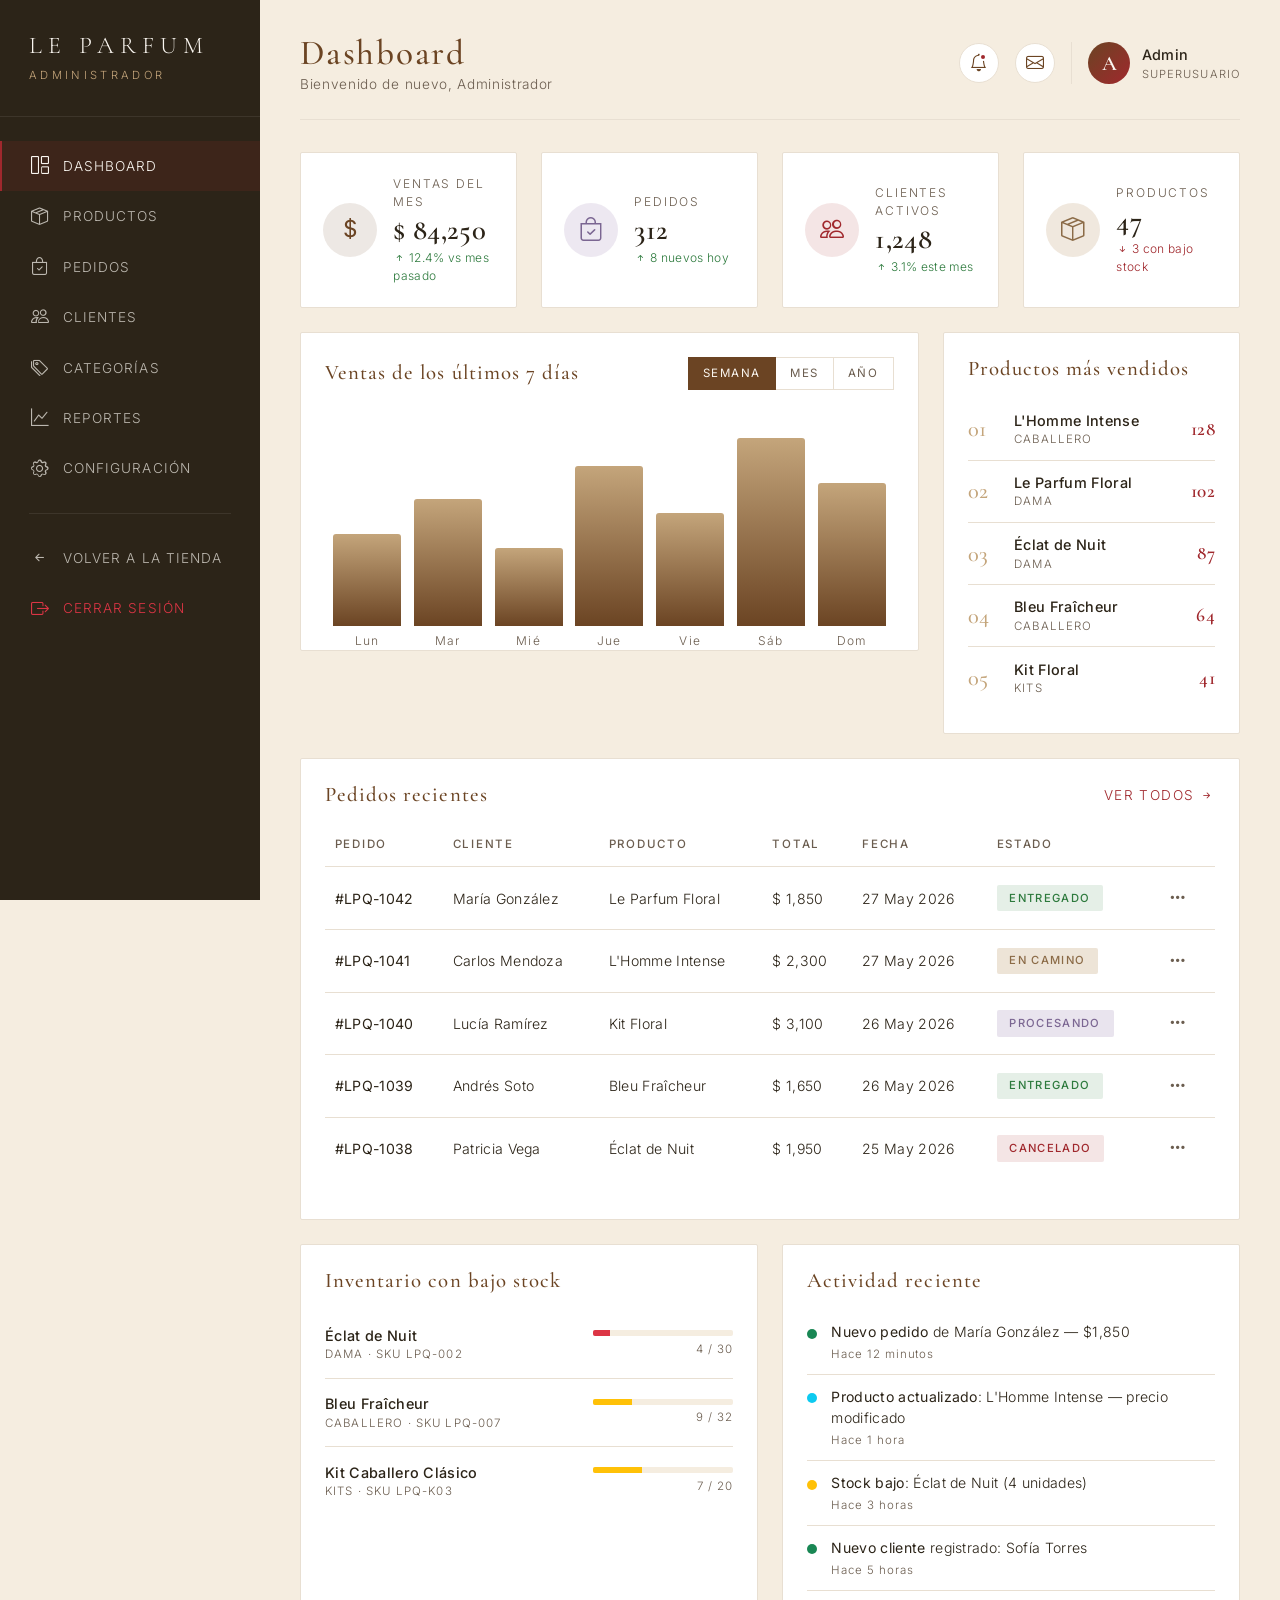
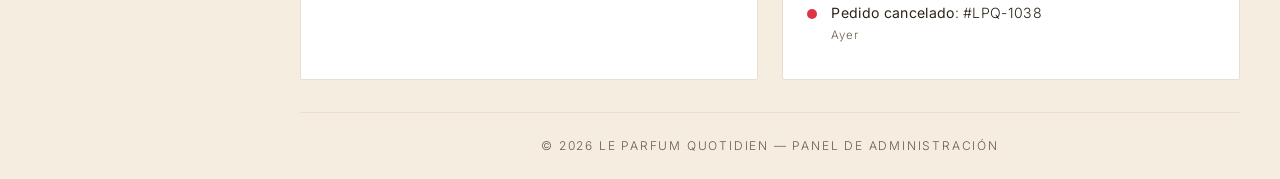
<file: admin.html>
<!DOCTYPE html>
<html lang="es">
<head>
    <meta charset="UTF-8">
    <meta name="viewport" content="width=device-width, initial-scale=1.0">
    <title>Dashboard Admin - Le Parfum Quotidien</title>

    <link href="https://cdn.jsdelivr.net/npm/bootstrap@5.3.8/dist/css/bootstrap.min.css" rel="stylesheet" integrity="sha384-sRIl4kxILFvY47J16cr9ZwB07vP4J8+LH7qKQnuqkuIAvNWLzeN8tE5YBujZqJLB" crossorigin="anonymous">
    <link href="https://cdn.jsdelivr.net/npm/bootstrap-icons@1.11.3/font/bootstrap-icons.min.css" rel="stylesheet">

    <link rel="stylesheet" href="./src/css/styles.css">
    <link rel="stylesheet" href="./src/css/admin.css">
</head>
<body class="admin-body">

    <div class="admin-layout">

        <!-- ========== SIDEBAR ========== -->
        <aside class="admin-sidebar">
            <div class="admin-brand">
                <a href="./index.html" class="text-decoration-none">
                    <span class="admin-brand-text">LE PARFUM</span>
                    <span class="admin-brand-sub">Administrador</span>
                </a>
            </div>

            <nav class="admin-nav">
                <a href="#" class="admin-nav-link active">
                    <i class="bi bi-grid-1x2"></i> Dashboard
                </a>
                <a href="#" class="admin-nav-link">
                    <i class="bi bi-box-seam"></i> Productos
                </a>
                <a href="#" class="admin-nav-link">
                    <i class="bi bi-bag-check"></i> Pedidos
                </a>
                <a href="#" class="admin-nav-link">
                    <i class="bi bi-people"></i> Clientes
                </a>
                <a href="#" class="admin-nav-link">
                    <i class="bi bi-tags"></i> Categorías
                </a>
                <a href="#" class="admin-nav-link">
                    <i class="bi bi-graph-up"></i> Reportes
                </a>
                <a href="#" class="admin-nav-link">
                    <i class="bi bi-gear"></i> Configuración
                </a>

                <div class="admin-nav-divider"></div>

                <a href="./index.html" class="admin-nav-link">
                    <i class="bi bi-arrow-left-short"></i> Volver a la tienda
                </a>
                <a href="#" class="admin-nav-link text-danger">
                    <i class="bi bi-box-arrow-right"></i> Cerrar sesión
                </a>
            </nav>
        </aside>

        <!-- ========== CONTENIDO PRINCIPAL ========== -->
        <div class="admin-main">

            <!-- Topbar -->
            <header class="admin-topbar">
                <div>
                    <h1 class="admin-title">Dashboard</h1>
                    <p class="admin-subtitle">Bienvenido de nuevo, Administrador</p>
                </div>
                <div class="admin-topbar-actions">
                    <button class="admin-icon-btn"><i class="bi bi-bell"></i><span class="badge-dot"></span></button>
                    <button class="admin-icon-btn"><i class="bi bi-envelope"></i></button>
                    <div class="admin-user">
                        <div class="admin-avatar">A</div>
                        <div>
                            <div class="admin-user-name">Admin</div>
                            <div class="admin-user-role">Superusuario</div>
                        </div>
                    </div>
                </div>
            </header>

            <!-- Tarjetas de estadísticas -->
            <section class="row g-4 mb-4">
                <div class="col-md-6 col-xl-3">
                    <div class="stat-card">
                        <div class="stat-icon stat-icon-madera"><i class="bi bi-currency-dollar"></i></div>
                        <div>
                            <div class="stat-label">Ventas del mes</div>
                            <div class="stat-value">$ 84,250</div>
                            <div class="stat-trend up"><i class="bi bi-arrow-up-short"></i> 12.4% vs mes pasado</div>
                        </div>
                    </div>
                </div>

                <div class="col-md-6 col-xl-3">
                    <div class="stat-card">
                        <div class="stat-icon stat-icon-lavanda"><i class="bi bi-bag-check"></i></div>
                        <div>
                            <div class="stat-label">Pedidos</div>
                            <div class="stat-value">312</div>
                            <div class="stat-trend up"><i class="bi bi-arrow-up-short"></i> 8 nuevos hoy</div>
                        </div>
                    </div>
                </div>

                <div class="col-md-6 col-xl-3">
                    <div class="stat-card">
                        <div class="stat-icon stat-icon-rojo"><i class="bi bi-people"></i></div>
                        <div>
                            <div class="stat-label">Clientes activos</div>
                            <div class="stat-value">1,248</div>
                            <div class="stat-trend up"><i class="bi bi-arrow-up-short"></i> 3.1% este mes</div>
                        </div>
                    </div>
                </div>

                <div class="col-md-6 col-xl-3">
                    <div class="stat-card">
                        <div class="stat-icon stat-icon-vainilla"><i class="bi bi-box-seam"></i></div>
                        <div>
                            <div class="stat-label">Productos</div>
                            <div class="stat-value">47</div>
                            <div class="stat-trend down"><i class="bi bi-arrow-down-short"></i> 3 con bajo stock</div>
                        </div>
                    </div>
                </div>
            </section>

            <!-- Fila: ventas + top productos -->
            <section class="row g-4 mb-4">
                <div class="col-xl-8">
                    <div class="admin-panel">
                        <div class="d-flex justify-content-between align-items-center mb-3">
                            <h5 class="admin-panel-title mb-0">Ventas de los últimos 7 días</h5>
                            <div class="btn-group btn-group-sm">
                                <button class="btn btn-outline-dark active">Semana</button>
                                <button class="btn btn-outline-dark">Mes</button>
                                <button class="btn btn-outline-dark">Año</button>
                            </div>
                        </div>

                        <!-- Gráfica simple en CSS (placeholder) -->
                        <div class="bar-chart">
                            <div class="bar" style="--h: 45%"><span>Lun</span></div>
                            <div class="bar" style="--h: 62%"><span>Mar</span></div>
                            <div class="bar" style="--h: 38%"><span>Mié</span></div>
                            <div class="bar" style="--h: 78%"><span>Jue</span></div>
                            <div class="bar" style="--h: 55%"><span>Vie</span></div>
                            <div class="bar" style="--h: 92%"><span>Sáb</span></div>
                            <div class="bar" style="--h: 70%"><span>Dom</span></div>
                        </div>
                    </div>
                </div>

                <div class="col-xl-4">
                    <div class="admin-panel h-100">
                        <h5 class="admin-panel-title mb-3">Productos más vendidos</h5>
                        <ul class="top-list">
                            <li>
                                <span class="top-rank">01</span>
                                <div class="top-info">
                                    <div class="top-name">L'Homme Intense</div>
                                    <div class="top-sub">Caballero</div>
                                </div>
                                <div class="top-value">128</div>
                            </li>
                            <li>
                                <span class="top-rank">02</span>
                                <div class="top-info">
                                    <div class="top-name">Le Parfum Floral</div>
                                    <div class="top-sub">Dama</div>
                                </div>
                                <div class="top-value">102</div>
                            </li>
                            <li>
                                <span class="top-rank">03</span>
                                <div class="top-info">
                                    <div class="top-name">Éclat de Nuit</div>
                                    <div class="top-sub">Dama</div>
                                </div>
                                <div class="top-value">87</div>
                            </li>
                            <li>
                                <span class="top-rank">04</span>
                                <div class="top-info">
                                    <div class="top-name">Bleu Fraîcheur</div>
                                    <div class="top-sub">Caballero</div>
                                </div>
                                <div class="top-value">64</div>
                            </li>
                            <li>
                                <span class="top-rank">05</span>
                                <div class="top-info">
                                    <div class="top-name">Kit Floral</div>
                                    <div class="top-sub">Kits</div>
                                </div>
                                <div class="top-value">41</div>
                            </li>
                        </ul>
                    </div>
                </div>
            </section>

            <!-- Tabla de pedidos recientes -->
            <section class="admin-panel mb-4">
                <div class="d-flex justify-content-between align-items-center mb-3">
                    <h5 class="admin-panel-title mb-0">Pedidos recientes</h5>
                    <a href="#" class="admin-link">Ver todos <i class="bi bi-arrow-right-short"></i></a>
                </div>

                <div class="table-responsive">
                    <table class="table admin-table align-middle">
                        <thead>
                            <tr>
                                <th>Pedido</th>
                                <th>Cliente</th>
                                <th>Producto</th>
                                <th>Total</th>
                                <th>Fecha</th>
                                <th>Estado</th>
                                <th></th>
                            </tr>
                        </thead>
                        <tbody>
                            <tr>
                                <td><strong>#LPQ-1042</strong></td>
                                <td>María González</td>
                                <td>Le Parfum Floral</td>
                                <td>$ 1,850</td>
                                <td>27 May 2026</td>
                                <td><span class="badge-status badge-success">Entregado</span></td>
                                <td><button class="admin-icon-btn-sm"><i class="bi bi-three-dots"></i></button></td>
                            </tr>
                            <tr>
                                <td><strong>#LPQ-1041</strong></td>
                                <td>Carlos Mendoza</td>
                                <td>L'Homme Intense</td>
                                <td>$ 2,300</td>
                                <td>27 May 2026</td>
                                <td><span class="badge-status badge-warning">En camino</span></td>
                                <td><button class="admin-icon-btn-sm"><i class="bi bi-three-dots"></i></button></td>
                            </tr>
                            <tr>
                                <td><strong>#LPQ-1040</strong></td>
                                <td>Lucía Ramírez</td>
                                <td>Kit Floral</td>
                                <td>$ 3,100</td>
                                <td>26 May 2026</td>
                                <td><span class="badge-status badge-info">Procesando</span></td>
                                <td><button class="admin-icon-btn-sm"><i class="bi bi-three-dots"></i></button></td>
                            </tr>
                            <tr>
                                <td><strong>#LPQ-1039</strong></td>
                                <td>Andrés Soto</td>
                                <td>Bleu Fraîcheur</td>
                                <td>$ 1,650</td>
                                <td>26 May 2026</td>
                                <td><span class="badge-status badge-success">Entregado</span></td>
                                <td><button class="admin-icon-btn-sm"><i class="bi bi-three-dots"></i></button></td>
                            </tr>
                            <tr>
                                <td><strong>#LPQ-1038</strong></td>
                                <td>Patricia Vega</td>
                                <td>Éclat de Nuit</td>
                                <td>$ 1,950</td>
                                <td>25 May 2026</td>
                                <td><span class="badge-status badge-danger">Cancelado</span></td>
                                <td><button class="admin-icon-btn-sm"><i class="bi bi-three-dots"></i></button></td>
                            </tr>
                        </tbody>
                    </table>
                </div>
            </section>

            <!-- Fila: stock bajo + actividad -->
            <section class="row g-4 mb-4">
                <div class="col-lg-6">
                    <div class="admin-panel h-100">
                        <h5 class="admin-panel-title mb-3">Inventario con bajo stock</h5>
                        <ul class="stock-list">
                            <li>
                                <div>
                                    <div class="stock-name">Éclat de Nuit</div>
                                    <div class="stock-sub">Dama · SKU LPQ-002</div>
                                </div>
                                <div class="stock-progress">
                                    <div class="progress"><div class="progress-bar bg-danger" style="width: 12%"></div></div>
                                    <span class="stock-qty">4 / 30</span>
                                </div>
                            </li>
                            <li>
                                <div>
                                    <div class="stock-name">Bleu Fraîcheur</div>
                                    <div class="stock-sub">Caballero · SKU LPQ-007</div>
                                </div>
                                <div class="stock-progress">
                                    <div class="progress"><div class="progress-bar bg-warning" style="width: 28%"></div></div>
                                    <span class="stock-qty">9 / 32</span>
                                </div>
                            </li>
                            <li>
                                <div>
                                    <div class="stock-name">Kit Caballero Clásico</div>
                                    <div class="stock-sub">Kits · SKU LPQ-K03</div>
                                </div>
                                <div class="stock-progress">
                                    <div class="progress"><div class="progress-bar bg-warning" style="width: 35%"></div></div>
                                    <span class="stock-qty">7 / 20</span>
                                </div>
                            </li>
                        </ul>
                    </div>
                </div>

                <div class="col-lg-6">
                    <div class="admin-panel h-100">
                        <h5 class="admin-panel-title mb-3">Actividad reciente</h5>
                        <ul class="activity-list">
                            <li>
                                <span class="activity-dot bg-success"></span>
                                <div>
                                    <strong>Nuevo pedido</strong> de María González — $1,850
                                    <div class="activity-time">Hace 12 minutos</div>
                                </div>
                            </li>
                            <li>
                                <span class="activity-dot bg-info"></span>
                                <div>
                                    <strong>Producto actualizado</strong>: L'Homme Intense — precio modificado
                                    <div class="activity-time">Hace 1 hora</div>
                                </div>
                            </li>
                            <li>
                                <span class="activity-dot bg-warning"></span>
                                <div>
                                    <strong>Stock bajo</strong>: Éclat de Nuit (4 unidades)
                                    <div class="activity-time">Hace 3 horas</div>
                                </div>
                            </li>
                            <li>
                                <span class="activity-dot bg-success"></span>
                                <div>
                                    <strong>Nuevo cliente</strong> registrado: Sofía Torres
                                    <div class="activity-time">Hace 5 horas</div>
                                </div>
                            </li>
                            <li>
                                <span class="activity-dot bg-danger"></span>
                                <div>
                                    <strong>Pedido cancelado</strong>: #LPQ-1038
                                    <div class="activity-time">Ayer</div>
                                </div>
                            </li>
                        </ul>
                    </div>
                </div>
            </section>

            <footer class="admin-footer">
                &copy; 2026 Le Parfum Quotidien — Panel de Administración
            </footer>

        </div>
    </div>

    <script src="https://cdn.jsdelivr.net/npm/bootstrap@5.3.8/dist/js/bootstrap.bundle.min.js"></script>
</body>
</html>
</file>
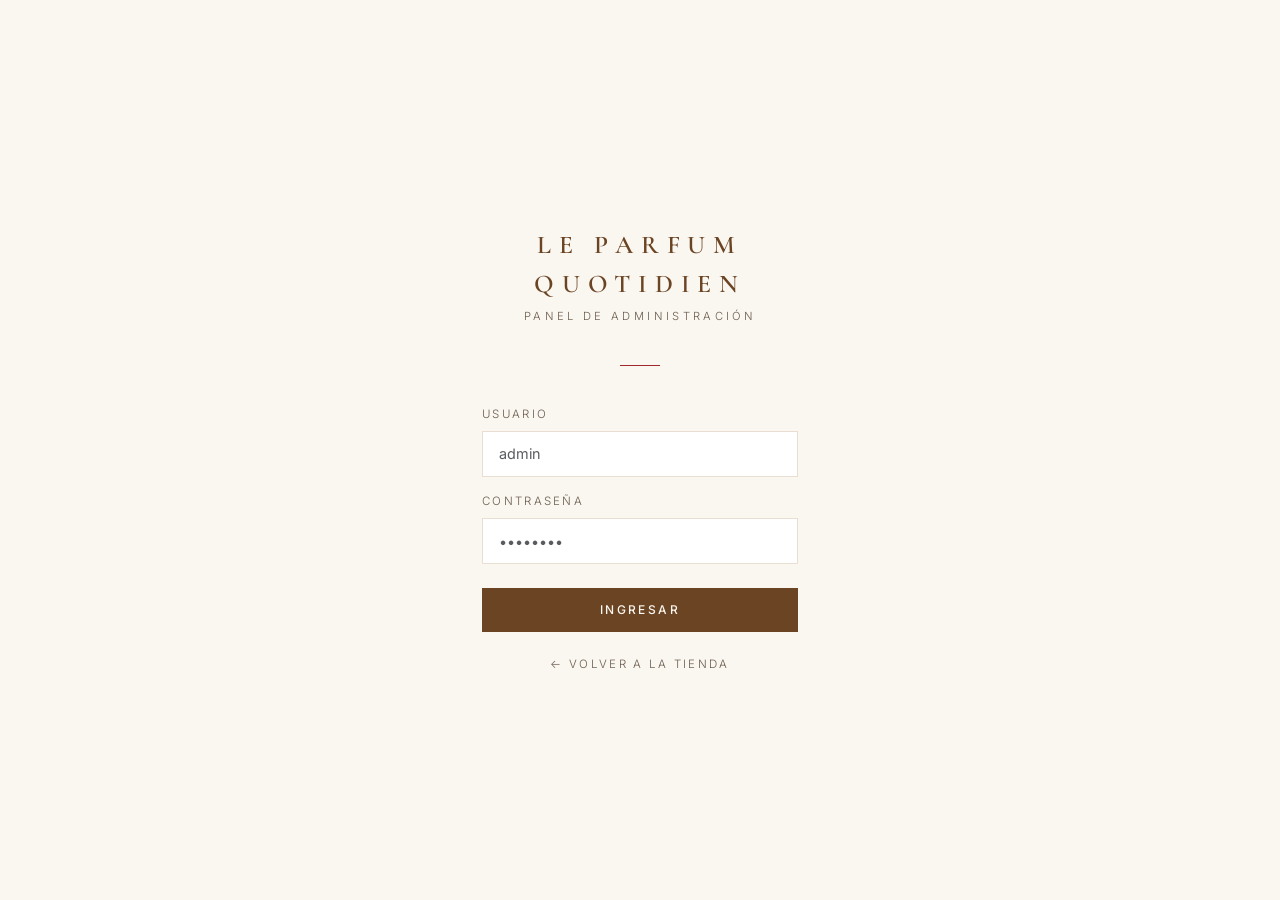
<file: login.html>
<!DOCTYPE html>
<html lang="es">
<head>
    <meta charset="UTF-8">
    <meta name="viewport" content="width=device-width, initial-scale=1.0">
    <title>Acceso Admin - Le Parfum Quotidien</title>
 
    <link href="https://cdn.jsdelivr.net/npm/bootstrap@5.3.8/dist/css/bootstrap.min.css" rel="stylesheet" integrity="sha384-sRIl4kxILFvY47J16cr9ZwB07vP4J8+LH7qKQnuqkuIAvNWLzeN8tE5YBujZqJLB" crossorigin="anonymous">
    <link rel="stylesheet" href="./src/css/styles.css">
</head>
<body class="d-flex align-items-center justify-content-center" style="min-height: 100vh; background-color: var(--vainilla);">
 
    <div class="text-center" style="width: 100%; max-width: 380px; padding: 2rem;">
 
        <a href="./index.html" class="text-decoration-none">
            <span style="font-family: 'Cormorant Garamond', serif; font-size: 1.6rem; letter-spacing: 0.3em; color: var(--madera-oscura); text-transform: uppercase; font-weight: 600;">
                Le Parfum Quotidien
            </span>
        </a>
 
        <p style="font-size: 0.7rem; letter-spacing: 0.3em; text-transform: uppercase; color: var(--texto-suave); margin-top: 0.3rem; margin-bottom: 2.5rem;">
            Panel de Administración
        </p>
 
        <div style="width: 40px; height: 1px; background-color: var(--rojo-intenso); margin: 0 auto 2.5rem;"></div>
 
        <div class="text-start mb-3">
            <label style="font-size: 0.72rem; letter-spacing: 0.2em; text-transform: uppercase; color: var(--texto-suave); display: block; margin-bottom: 0.5rem;">
                Usuario
            </label>
            <input type="text" id="inputUsuario" class="form-control" placeholder="admin"
                style="border-radius: 0; border: 1px solid var(--linea); background-color: #fff; font-size: 0.9rem; padding: 0.7rem 1rem;">
        </div>
 
        <div class="text-start mb-2">
            <label style="font-size: 0.72rem; letter-spacing: 0.2em; text-transform: uppercase; color: var(--texto-suave); display: block; margin-bottom: 0.5rem;">
                Contraseña
            </label>
            <input type="password" id="inputPassword" class="form-control" placeholder="••••••••"
                style="border-radius: 0; border: 1px solid var(--linea); background-color: #fff; font-size: 0.9rem; padding: 0.7rem 1rem;">
        </div>
 
        <p id="errorLogin" class="text-danger small d-none" style="font-size: 0.78rem; letter-spacing: 0.05em; margin-bottom: 1rem;">
            Usuario o contraseña incorrectos
        </p>
 
        <button id="btnEntrar" class="btn btn-dark w-100 mt-3">
            Ingresar
        </button>
 
        <a href="./index.html" style="display: block; margin-top: 1.5rem; font-size: 0.72rem; letter-spacing: 0.2em; text-transform: uppercase; color: var(--texto-suave); text-decoration: none;">
            ← Volver a la tienda
        </a>
 
    </div>
 
    <script src="https://cdn.jsdelivr.net/npm/bootstrap@5.3.8/dist/js/bootstrap.bundle.min.js"></script>
    <script>
        const btnEntrar = document.getElementById('btnEntrar');
        const inputUsuario = document.getElementById('inputUsuario');
        const inputPassword = document.getElementById('inputPassword');
        const errorLogin = document.getElementById('errorLogin');
 
        btnEntrar.addEventListener('click', function() {
            const usuario = inputUsuario.value;
            const pass = inputPassword.value;
 
            if (usuario === 'admin' && pass === 'admin123') {
                window.location.href = './admin.html';
            } else {
                errorLogin.classList.remove('d-none');
                inputPassword.value = '';
                inputPassword.focus();
            }
        });
 
        // También funciona con Enter
        inputPassword.addEventListener('keydown', function(e) {
            if (e.key === 'Enter') btnEntrar.click();
        });
    </script>
</body>
</html>
</file>
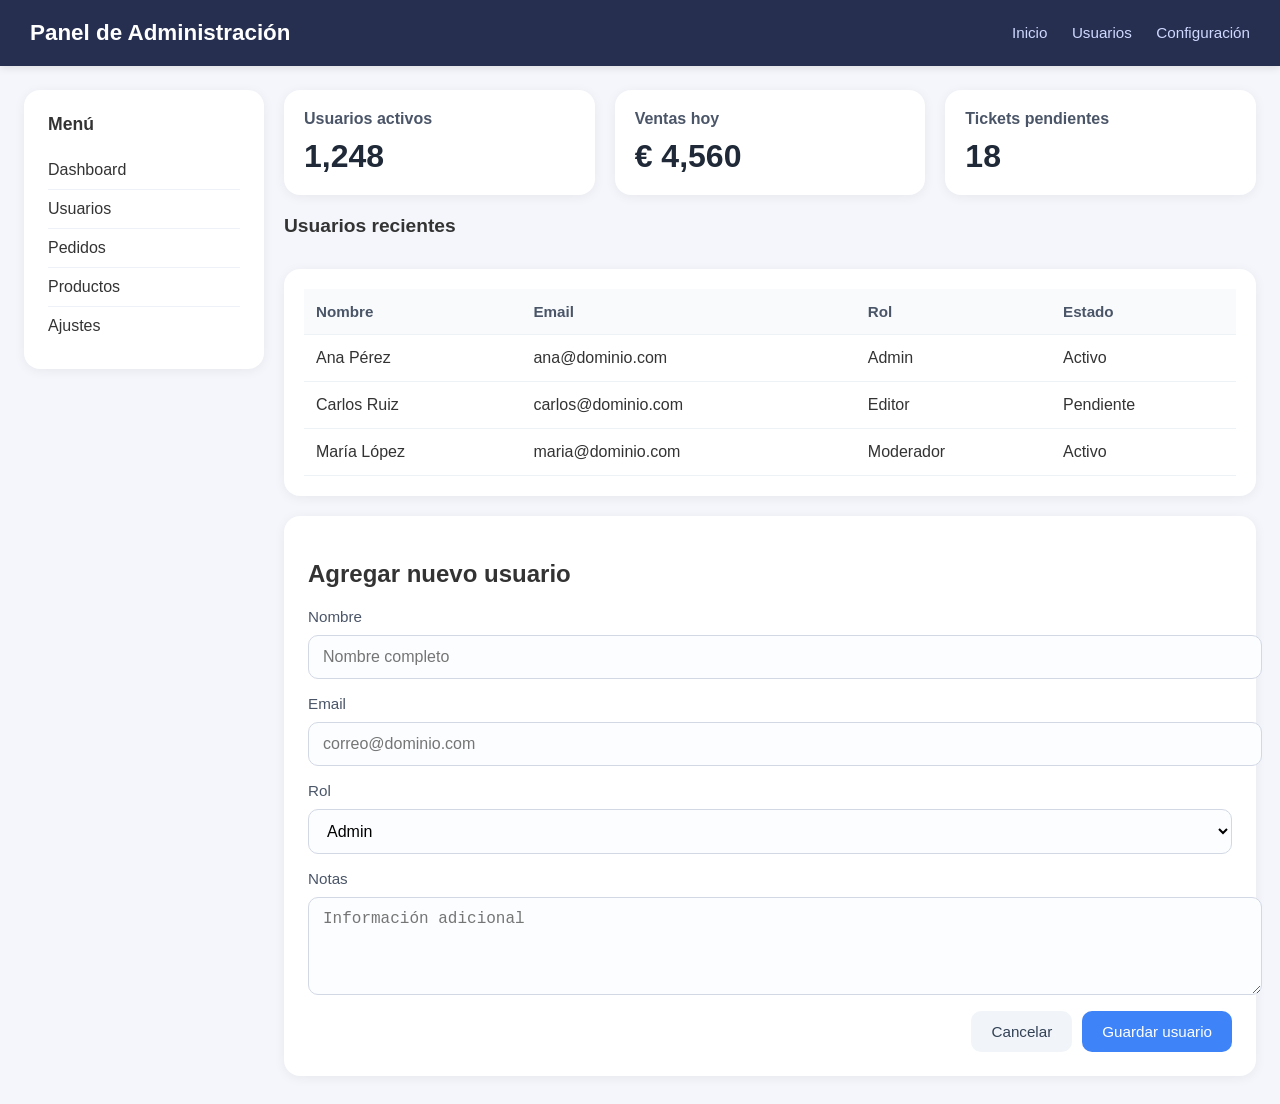
<file: src/views/admin.html>
<!DOCTYPE html>
<html lang="es">
<head>
  <meta charset="UTF-8" />
  <meta name="viewport" content="width=device-width, initial-scale=1.0" />
  <title>Panel de Administración</title>
  <style>
    body {
      margin: 0;
      font-family: Arial, sans-serif;
      background: #f4f6fb;
      color: #333;
    }
    .layout {
      display: grid;
      grid-template-rows: auto 1fr;
      min-height: 100vh;
    }
    header {
      background: #262f4f;
      color: white;
      padding: 20px 30px;
      display: flex;
      justify-content: space-between;
      align-items: center;
      box-shadow: 0 2px 8px rgba(0,0,0,.1);
    }
    header h1 {
      margin: 0;
      font-size: 1.4rem;
    }
    header nav a {
      color: #cfd8ff;
      margin-left: 20px;
      text-decoration: none;
      font-size: 0.95rem;
    }
    .main {
      display: grid;
      grid-template-columns: 240px 1fr;
      gap: 20px;
      padding: 24px;
    }
    .sidebar {
      background: white;
      border-radius: 16px;
      padding: 24px;
      box-shadow: 0 2px 12px rgba(0,0,0,.06);
      height: fit-content;
    }
    .sidebar h2 {
      margin-top: 0;
      font-size: 1.1rem;
      margin-bottom: 16px;
    }
    .sidebar a {
      display: block;
      color: #333;
      text-decoration: none;
      padding: 10px 0;
      border-bottom: 1px solid #eef1f7;
    }
    .sidebar a:last-child {
      border-bottom: none;
    }
    .content {
      display: flex;
      flex-direction: column;
      gap: 20px;
    }
    .stats {
      display: grid;
      grid-template-columns: repeat(3, minmax(0, 1fr));
      gap: 20px;
    }
    .card {
      background: white;
      border-radius: 16px;
      padding: 20px;
      box-shadow: 0 2px 12px rgba(0,0,0,.06);
    }
    .card h3 {
      margin: 0 0 10px;
      font-size: 1rem;
      color: #4a5568;
    }
    .card p {
      margin: 0;
      font-size: 2rem;
      font-weight: 700;
      color: #1f2937;
    }
    .panel {
      display: grid;
      gap: 20px;
    }
    .panel h2 {
      margin: 0 0 12px;
      font-size: 1.2rem;
    }
    .table-wrapper {
      overflow-x: auto;
      background: white;
      border-radius: 16px;
      padding: 20px;
      box-shadow: 0 2px 12px rgba(0,0,0,.06);
    }
    table {
      width: 100%;
      border-collapse: collapse;
    }
    th, td {
      padding: 14px 12px;
      text-align: left;
      border-bottom: 1px solid #edf2f7;
    }
    th {
      background: #f8fafc;
      color: #4a5568;
      font-size: 0.95rem;
    }
    .form-panel {
      background: white;
      border-radius: 16px;
      padding: 24px;
      box-shadow: 0 2px 12px rgba(0,0,0,.06);
    }
    .form-group {
      display: grid;
      gap: 10px;
      margin-bottom: 16px;
    }
    .form-group label {
      font-size: 0.95rem;
      color: #4a5568;
    }
    .form-group input,
    .form-group select,
    .form-group textarea {
      width: 100%;
      border: 1px solid #d2d8e4;
      border-radius: 10px;
      padding: 12px 14px;
      font-size: 1rem;
      background: #fbfdff;
    }
    .form-actions {
      display: flex;
      justify-content: flex-end;
      gap: 10px;
    }
    .btn {
      border: none;
      border-radius: 10px;
      padding: 12px 20px;
      cursor: pointer;
      font-size: 0.95rem;
    }
    .btn-primary {
      background: #3f83f8;
      color: white;
    }
    .btn-secondary {
      background: #f1f5f9;
      color: #334155;
    }
    @media (max-width: 900px) {
      .main {
        grid-template-columns: 1fr;
      }
      .stats {
        grid-template-columns: 1fr;
      }
    }
  </style>
</head>
<body>
  <div class="layout">
    <header>
      <h1>Panel de Administración</h1>
      <nav>
        <a href="#dashboard">Inicio</a>
        <a href="#usuarios">Usuarios</a>
        <a href="#configuracion">Configuración</a>
      </nav>
    </header>
    <main class="main">
      <aside class="sidebar">
        <h2>Menú</h2>
        <a href="#dashboard">Dashboard</a>
        <a href="#usuarios">Usuarios</a>
        <a href="#pedidos">Pedidos</a>
        <a href="#productos">Productos</a>
        <a href="#ajustes">Ajustes</a>
      </aside>
      <section class="content">
        <div class="stats" id="dashboard">
          <article class="card">
            <h3>Usuarios activos</h3>
            <p>1,248</p>
          </article>
          <article class="card">
            <h3>Ventas hoy</h3>
            <p>€ 4,560</p>
          </article>
          <article class="card">
            <h3>Tickets pendientes</h3>
            <p>18</p>
          </article>
        </div>

        <div class="panel" id="usuarios">
          <h2>Usuarios recientes</h2>
          <div class="table-wrapper">
            <table>
              <thead>
                <tr>
                  <th>Nombre</th>
                  <th>Email</th>
                  <th>Rol</th>
                  <th>Estado</th>
                </tr>
              </thead>
              <tbody>
                <tr>
                  <td>Ana Pérez</td>
                  <td>ana@dominio.com</td>
                  <td>Admin</td>
                  <td>Activo</td>
                </tr>
                <tr>
                  <td>Carlos Ruiz</td>
                  <td>carlos@dominio.com</td>
                  <td>Editor</td>
                  <td>Pendiente</td>
                </tr>
                <tr>
                  <td>María López</td>
                  <td>maria@dominio.com</td>
                  <td>Moderador</td>
                  <td>Activo</td>
                </tr>
              </tbody>
            </table>
          </div>
        </div>

        <section class="form-panel" id="configuracion">
          <h2>Agregar nuevo usuario</h2>
          <div class="form-group">
            <label for="name">Nombre</label>
            <input type="text" id="name" placeholder="Nombre completo" />
          </div>
          <div class="form-group">
            <label for="email">Email</label>
            <input type="email" id="email" placeholder="correo@dominio.com" />
          </div>
          <div class="form-group">
            <label for="role">Rol</label>
            <select id="role">
              <option>Admin</option>
              <option>Editor</option>
              <option>Moderador</option>
              <option>Analista</option>
            </select>
          </div>
          <div class="form-group">
            <label for="notes">Notas</label>
            <textarea id="notes" rows="4" placeholder="Información adicional"></textarea>
          </div>
          <div class="form-actions">
            <button type="button" class="btn btn-secondary">Cancelar</button>
            <button type="button" class="btn btn-primary">Guardar usuario</button>
          </div>
        </section>
      </section>
    </main>
  </div>
</body>
</html>
</file>
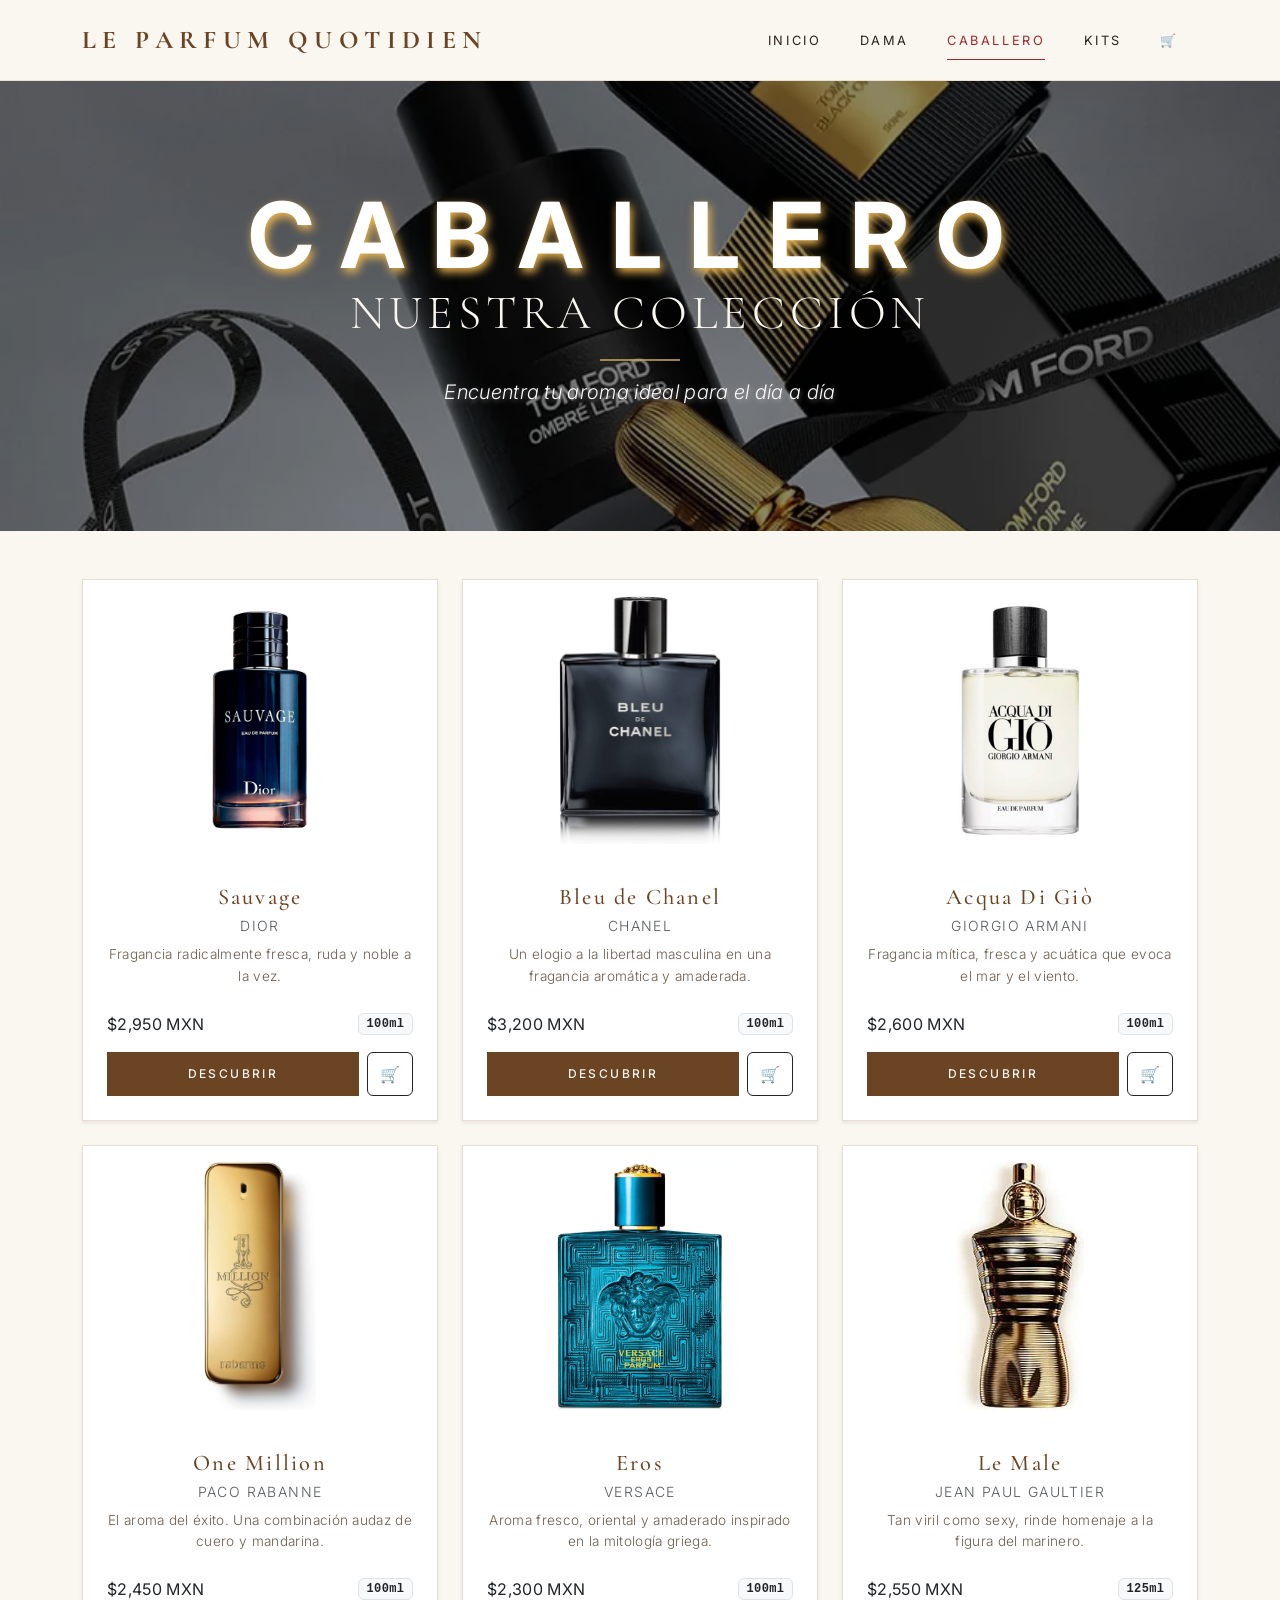
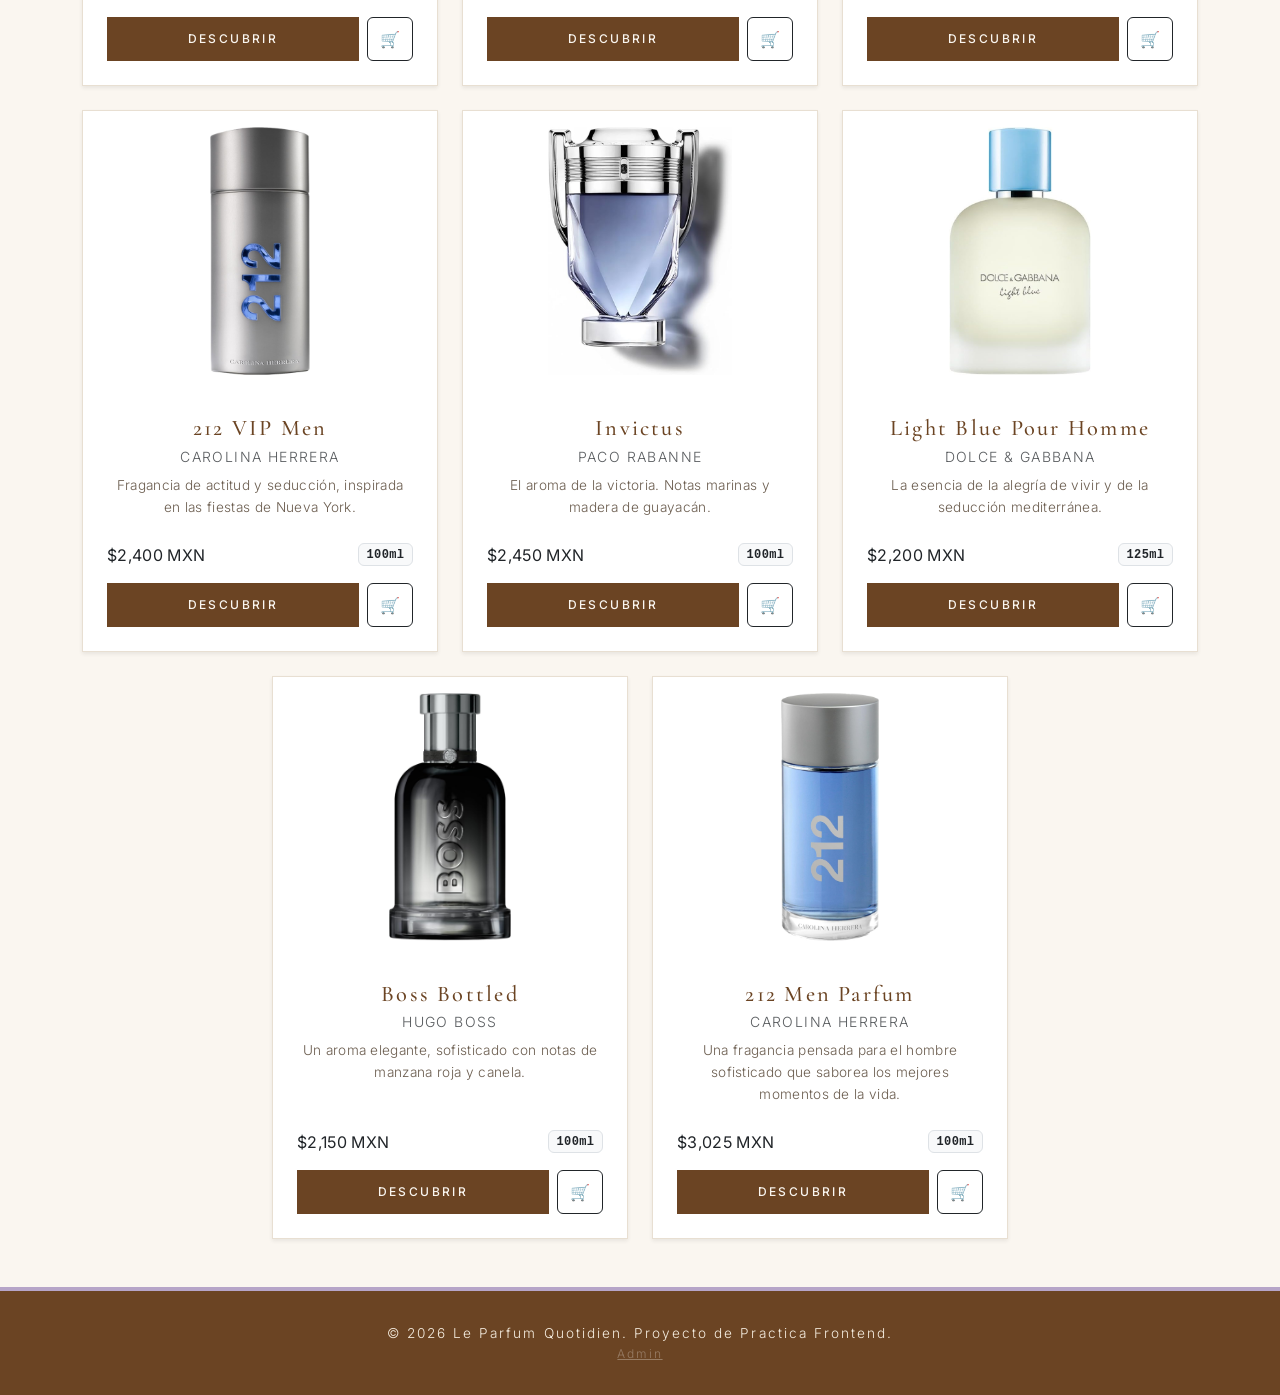
<file: src/views/caballero.html>
<!DOCTYPE html>
<html lang="es">
<head>
    <meta charset="UTF-8">
    <meta name="viewport" content="width=device-width, initial-scale=1.0">
    <title>Caballero - Le Parfum Quotiden</title>
    
    <link href="https://cdn.jsdelivr.net/npm/bootstrap@5.3.8/dist/css/bootstrap.min.css" rel="stylesheet" integrity="sha384-sRIl4kxILFvY47J16cr9ZwB07vP4J8+LH7qKQnuqkuIAvNWLzeN8tE5YBujZqJLB" crossorigin="anonymous">
    
    <link rel="stylesheet" href="../css/styles.css">
</head>
<body>

   <div id="header-placeholder"></div>

   <section class="category-banner position-relative text-white text-center d-flex align-items-center justify-content-center banner-caballero">
    
        <div class="container py-5">
            <span class="category-title d-block text-uppercase fw-bold mb-1">
                Caballero
            </span>
            
            <h1 class="category-subtitle display-5 fw-light text-uppercase mb-3">
                Nuestra colección
            </h1>
            
            <div class="category-divider mx-auto my-3"></div>
            
            <p class="category-description fs-5 fw-light text-light">
                Encuentra tu aroma ideal para el día a día
            </p>
        </div>
    </section>

    <main>
        <div class="container py-5">
            <div id="contenedor-perfumes" class="row g-4 justify-content-center">
                
                <!-- El JavaScript inyectará las 10 tarjetas dinámicas aquí adentro -->

            </div>
        </div>

    </main>

    <div id="footer-placeholder"></div>

    <script src="https://cdn.jsdelivr.net/npm/bootstrap@5.3.8/dist/js/bootstrap.bundle.min.js"></script>
    <script src="../js/includes.js"></script>
    <script src="../js/utils.js"></script>
    <script src="../js/main.js"></script>
</body>
</html>
</file>
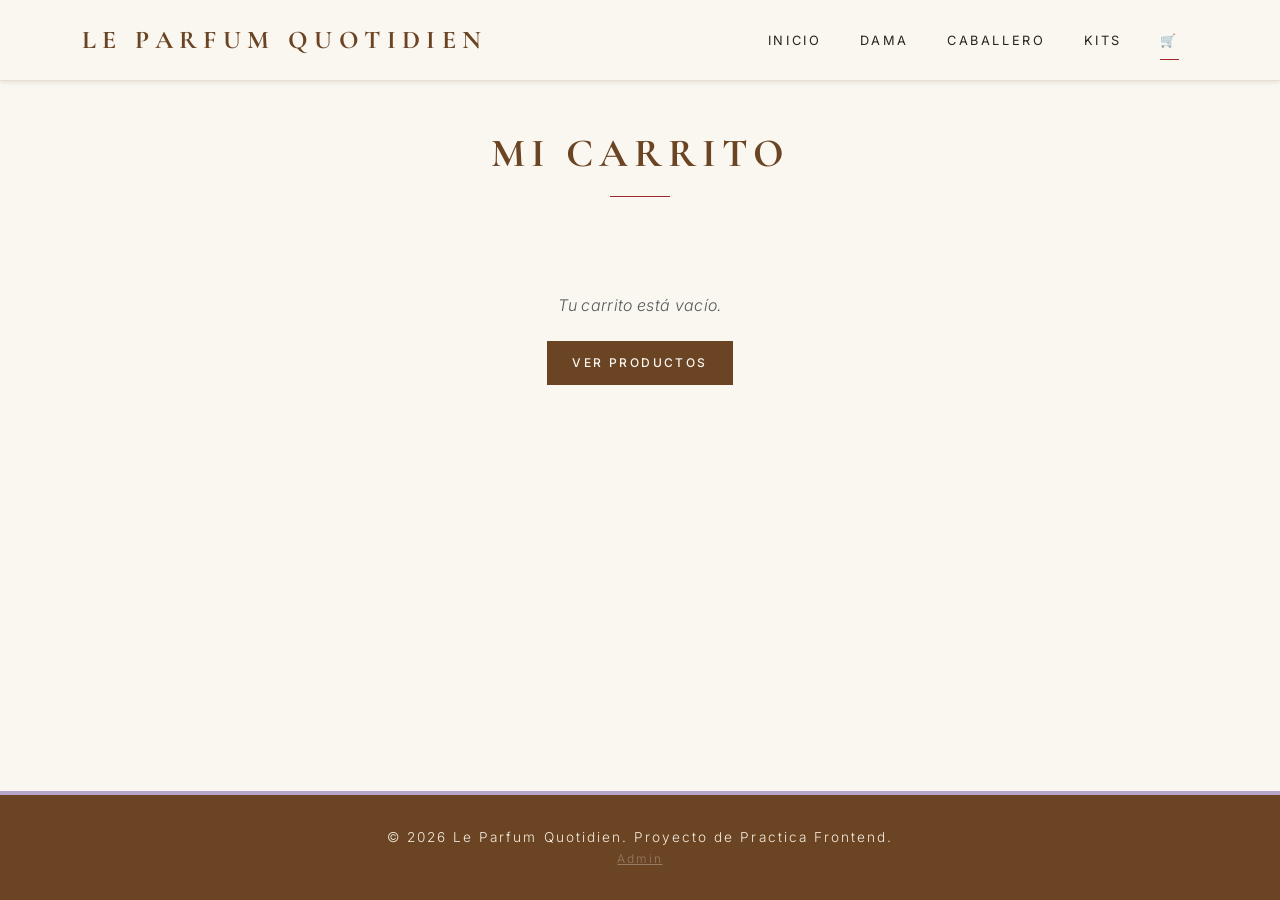
<file: src/views/carrito.html>
<!DOCTYPE html>
<html lang="es">
<head>
    <meta charset="UTF-8">
    <meta name="viewport" content="width=device-width, initial-scale=1.0">
    <title>Carrito - Le Parfum Quotidien</title>
 
    <link href="https://cdn.jsdelivr.net/npm/bootstrap@5.3.8/dist/css/bootstrap.min.css" rel="stylesheet" integrity="sha384-sRIl4kxILFvY47J16cr9ZwB07vP4J8+LH7qKQnuqkuIAvNWLzeN8tE5YBujZqJLB" crossorigin="anonymous">
    <link rel="stylesheet" href="../css/styles.css">
</head>
<body>
 
    <div id="header-placeholder"></div>
 
    <main>
        <div class="container py-5">
 
            <h2 class="text-center fw-bold mb-5">Mi Carrito</h2>
 
            <!-- Carrito vacío -->
            <div id="carritoVacio" class="text-center py-5 d-none">
                <p class="text-muted mb-4" style="font-style: italic;">Tu carrito está vacío.</p>
                <a href="../../index.html" class="btn btn-dark">Ver productos</a>
            </div>
 
            <!-- Contenido del carrito -->
            <div id="carritoContenido" class="d-none">
                <div class="row g-4">
 
                    <!-- Lista de productos -->
                    <div class="col-lg-8">
                        <div id="listaProductos"></div>
                    </div>
 
                    <!-- Resumen del pedido -->
                    <div class="col-lg-4">
                        <div class="card border-0 shadow-sm p-4" style="border-radius: 0 !important;">
                            <h5 class="fw-bold mb-4" style="font-family: 'Cormorant Garamond', serif; letter-spacing: 0.1em;">
                                Resumen del pedido
                            </h5>
 
                            <div class="d-flex justify-content-between mb-2">
                                <span class="text-muted small">Subtotal</span>
                                <span id="subtotal" class="small">$ 0.00</span>
                            </div>
 
                            <div class="d-flex justify-content-between mb-3">
                                <span class="text-muted small">Envío</span>
                                <span class="small">Gratis</span>
                            </div>
 
                            <div style="height: 1px; background-color: var(--linea); margin-bottom: 1rem;"></div>
 
                            <div class="d-flex justify-content-between mb-4">
                                <span class="fw-bold">Total</span>
                                <span id="total" class="fw-bold">$ 0.00</span>
                            </div>
 
                            <button class="btn btn-dark w-100">Proceder al pago</button>
                            <a href="../../index.html" class="btn btn-outline-secondary w-100 mt-2" style="border-radius: 0 !important;">
                                Seguir comprando
                            </a>
                        </div>
                    </div>
 
                </div>
            </div>
 
        </div>
    </main>
 
    <div id="footer-placeholder"></div>
 
    <script src="https://cdn.jsdelivr.net/npm/bootstrap@5.3.8/dist/js/bootstrap.bundle.min.js"></script>
    <script src="../js/includes.js"></script>
    <script src="../js/carrito.js"></script>
</body>
</html>
</file>
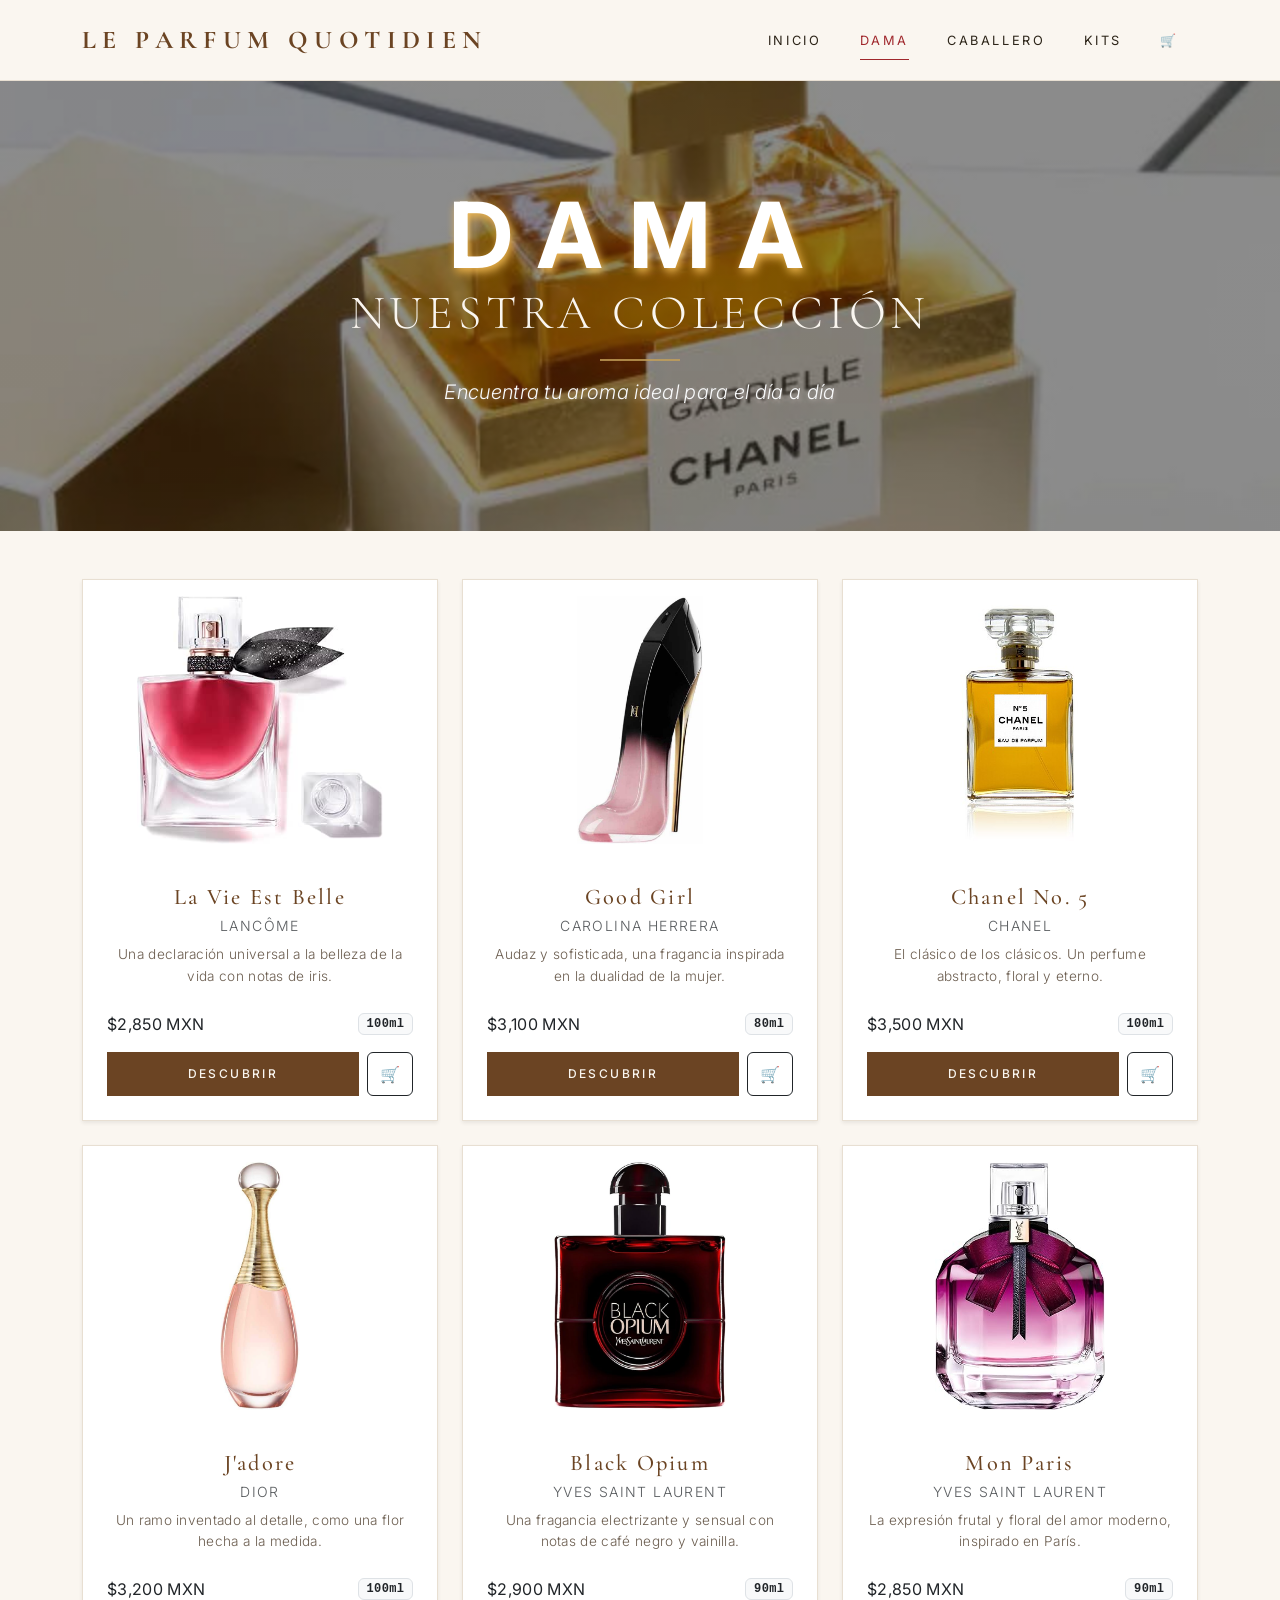
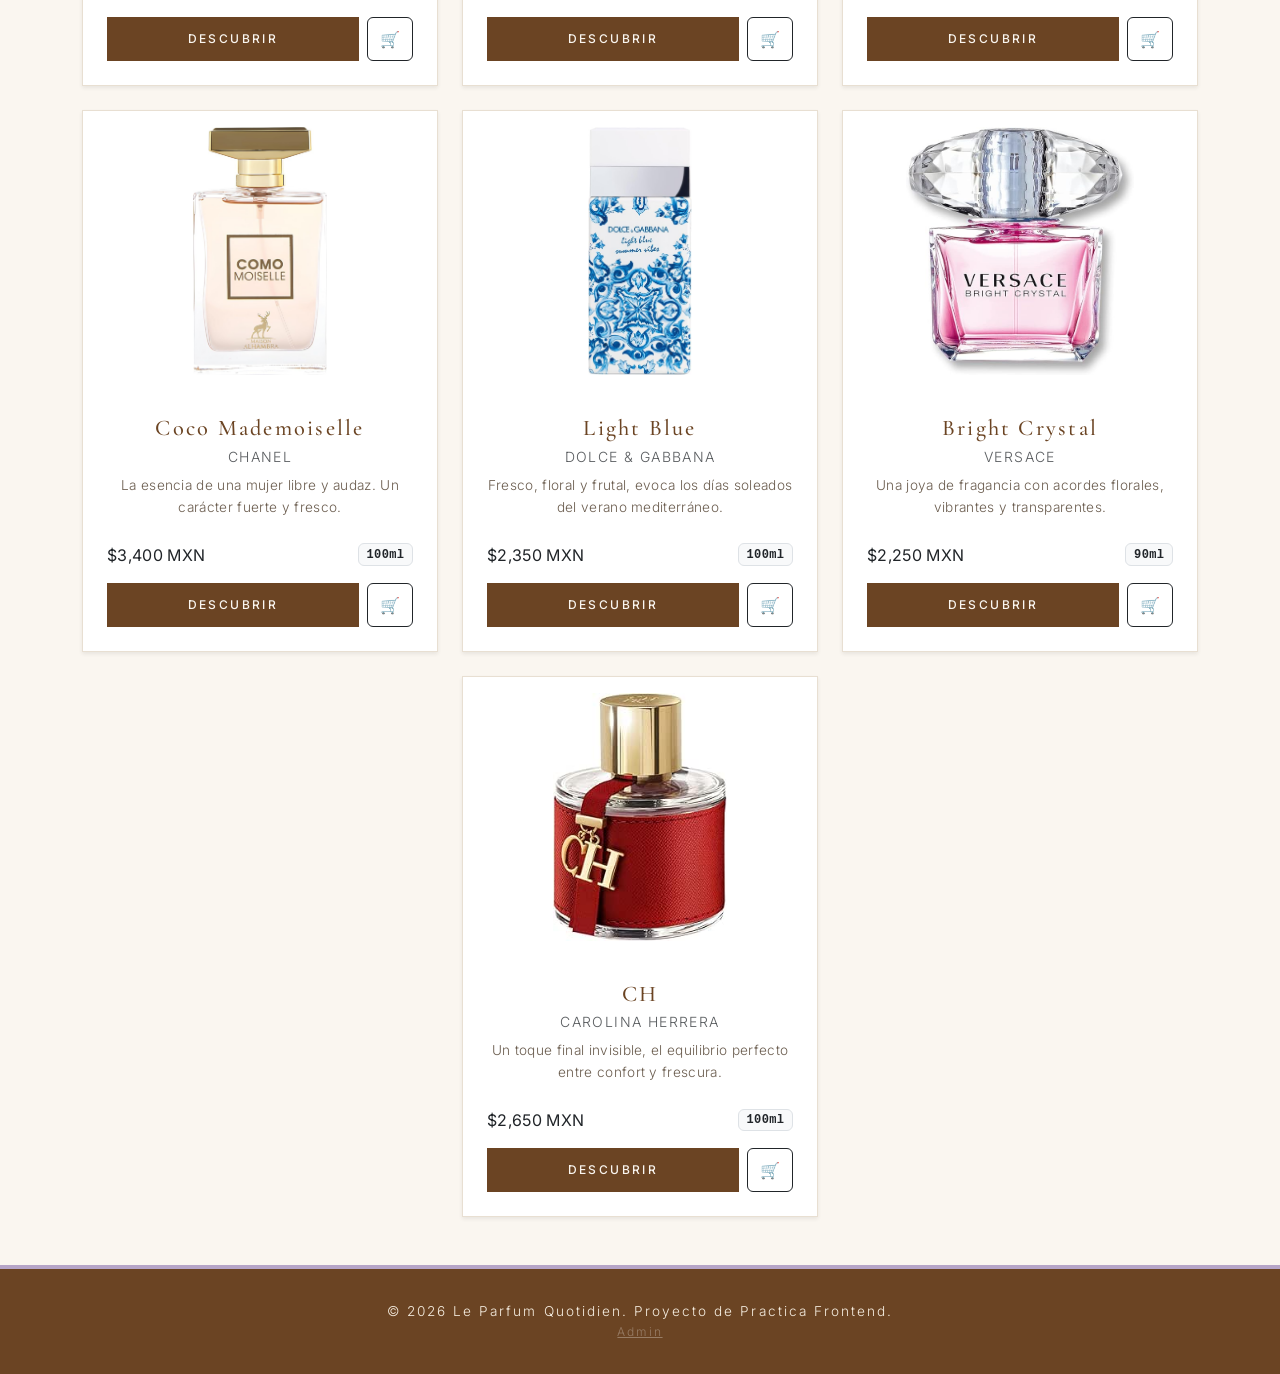
<file: src/views/dama.html>
<!DOCTYPE html>
<html lang="es">
<head>
    <meta charset="UTF-8">
    <meta name="viewport" content="width=device-width, initial-scale=1.0">
    <title>Dama -Le Parfum Quotiden</title>
    
    <link href="https://cdn.jsdelivr.net/npm/bootstrap@5.3.8/dist/css/bootstrap.min.css" rel="stylesheet" integrity="sha384-sRIl4kxILFvY47J16cr9ZwB07vP4J8+LH7qKQnuqkuIAvNWLzeN8tE5YBujZqJLB" crossorigin="anonymous">
    
    <link rel="stylesheet" href="../css/styles.css">
</head>
<body>
     
    <div id="header-placeholder"></div>

    <main>
        <section class="category-banner position-relative text-white text-center d-flex align-items-center justify-content-center banner-dama">
    
            <div class="container py-5">
                <span class="category-title d-block text-uppercase fw-bold mb-1">
                    Dama
                </span>
                
                <h1 class="category-subtitle display-5 fw-light text-uppercase mb-3">
                    Nuestra colección
                </h1>
                
                <div class="category-divider mx-auto my-3"></div>
                
                <p class="category-description fs-5 fw-light text-light">
                    Encuentra tu aroma ideal para el día a día
                </p>
            </div>
        </section>
        
<div class="container py-5">
        <div id="contenedor-perfumes" class="row g-4 justify-content-center">
            
            <!-- Aquí se inyectarán de forma automática los 10 perfumes de dama -->

        </div>
    </main>

    <div id="footer-placeholder"></div>

    <script src="https://cdn.jsdelivr.net/npm/bootstrap@5.3.8/dist/js/bootstrap.bundle.min.js"></script>
    <script src="../js/includes.js"></script>
    <script src="../js/utils.js"></script>
    <script src="../js/main.js"></script>
</body>
</html>
</file>
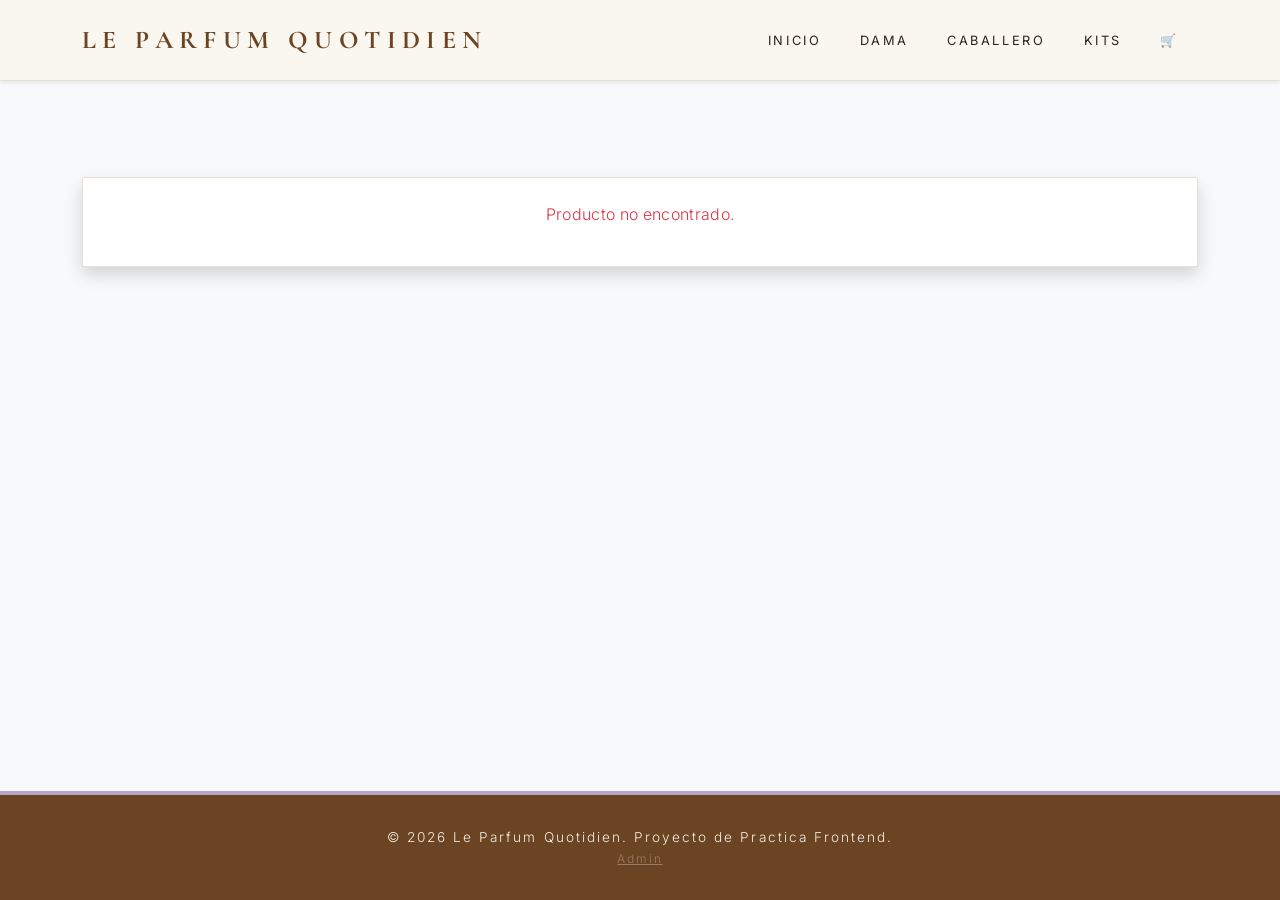
<file: src/views/detalle.html>
<!DOCTYPE html>
<html lang="es">
<head>
    <meta charset="UTF-8">
    <meta name="viewport" content="width=device-width, initial-scale=1.0">
    <title>Detalles del Perfume - Le Parfum Quotidien</title>
    
    <!-- Bootstrap CDN idéntico al de tus otras páginas -->
    <link href="https://cdn.jsdelivr.net/npm/bootstrap@5.3.8/dist/css/bootstrap.min.css" rel="stylesheet" integrity="sha384-sRIl4kxILFvY47J16cr9ZwB07vP4J8+LH7qKQnuqkuIAvNWLzeN8tE5YBujZqJLB" crossorigin="anonymous">
    
    <link rel="stylesheet" href="../css/styles.css">
</head>
<body class="bg-light">

    <div id="header-placeholder"></div>
    
    <main class="container py-5 my-5">
        <div class="card shadow border-0 p-4 bg-white rounded-3">
            <!-- El JavaScript leerá el ID de la URL y pintará los datos aquí adentro -->
            <div class="row g-5 align-items-center" id="contenedor-detalle">
                <div class="text-center py-5">
                    <div class="spinner-border text-dark" role="status"></div>
                    <p class="mt-2 text-muted">Cargando la esencia seleccionada...</p>
                </div>
            </div>
        </div>
    </main>

    <div id="footer-placeholder"></div>

    <script src="https://cdn.jsdelivr.net/npm/bootstrap@5.3.8/dist/js/bootstrap.bundle.min.js"></script>
    <!-- Vinculamos tu main.js para que haga la magia al cargar esta página -->
    <script src="../js/includes.js"></script>
    <script src="../js/utils.js"></script>
    <script src="../js/main.js"></script>
</body>
</html>
</file>
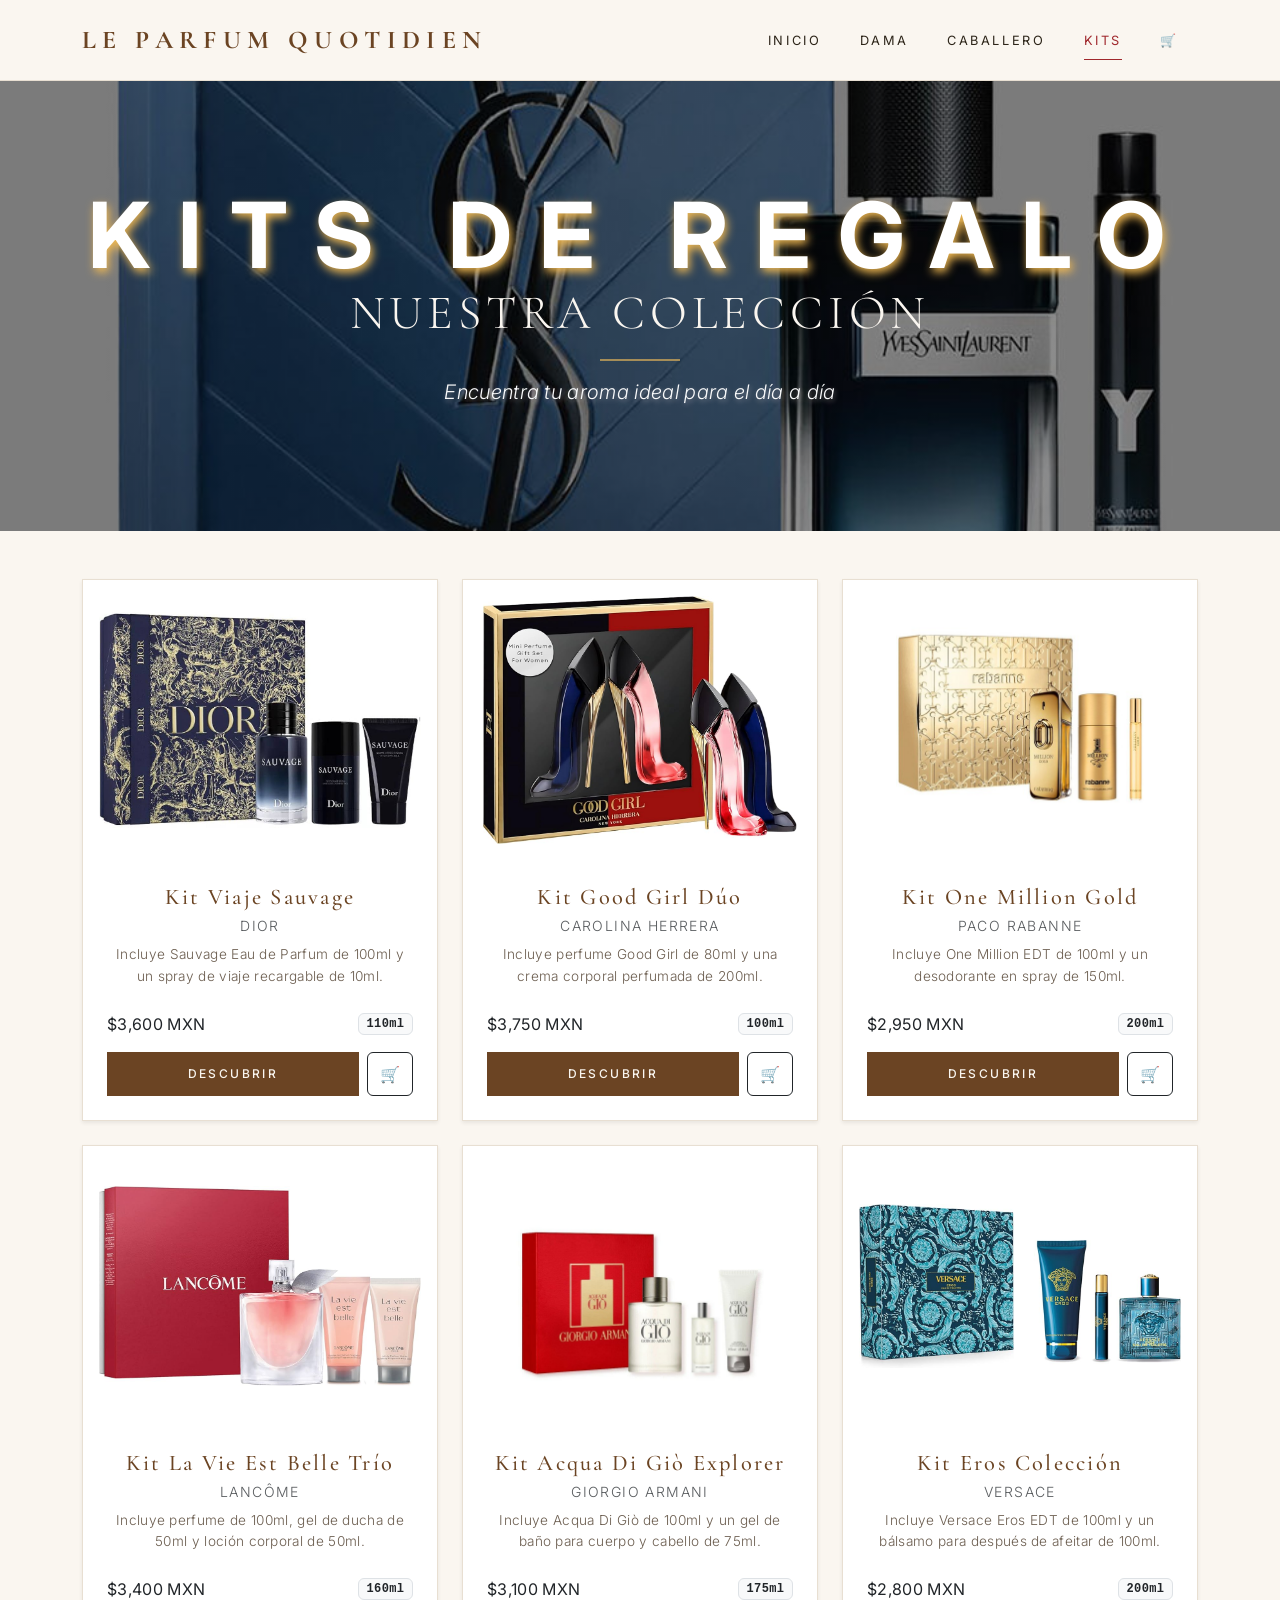
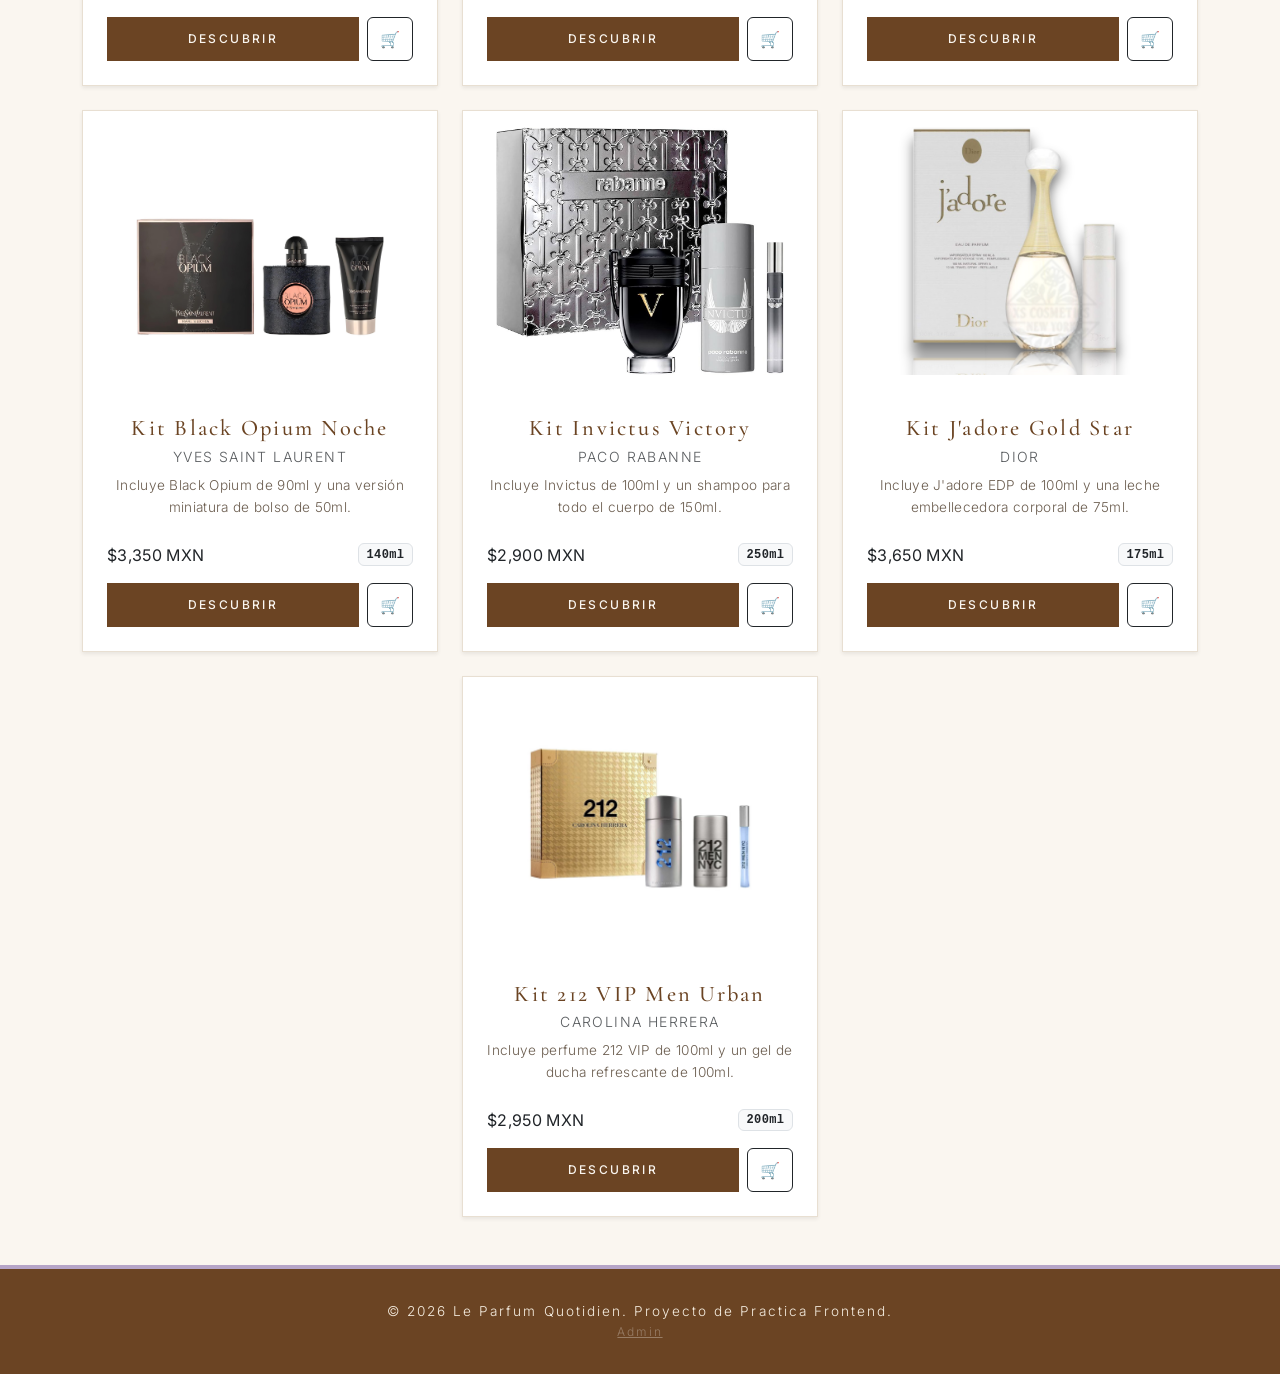
<file: src/views/kits.html>
<!DOCTYPE html>
<html lang="es">
<head>
    <meta charset="UTF-8">
    <meta name="viewport" content="width=device-width, initial-scale=1.0">
    <title>Kits - Le Parfum Quotidien</title>

    <link href="https://cdn.jsdelivr.net/npm/bootstrap@5.3.8/dist/css/bootstrap.min.css" rel="stylesheet" integrity="sha384-sRIl4kxILFvY47J16cr9ZwB07vP4J8+LH7qKQnuqkuIAvNWLzeN8tE5YBujZqJLB" crossorigin="anonymous">

    <link rel="stylesheet" href="../css/styles.css">
</head>
<body>
    
    <div id="header-placeholder"></div>

    <main>
        <section class="category-banner position-relative text-white text-center d-flex align-items-center justify-content-center banner-kits">
    
            <div class="container py-5">
                <span class="category-title d-block text-uppercase fw-bold mb-1">
                    Kits de Regalo
                </span>
                
                <h1 class="category-subtitle display-5 fw-light text-uppercase mb-3">
                    Nuestra colección
                </h1>
                
                <div class="category-divider mx-auto my-3"></div>
                
                <p class="category-description fs-5 fw-light text-light">
                    Encuentra tu aroma ideal para el día a día
                </p>
            </div>
        </section>

        <div class="container py-5">
            <div id="contenedor-perfumes" class="row g-4 justify-content-center">

                <!-- El JavaScript cargará automáticamente los 10 kits de regalo aquí -->

            </div>
    </main>

    <div id="footer-placeholder"></div>

    <script src="https://cdn.jsdelivr.net/npm/bootstrap@5.3.8/dist/js/bootstrap.bundle.min.js"></script>
    <script src="../js/includes.js"></script>
    <script src="../js/utils.js"></script>
    <script src="../js/main.js"></script>
</body>
</html>
</file>
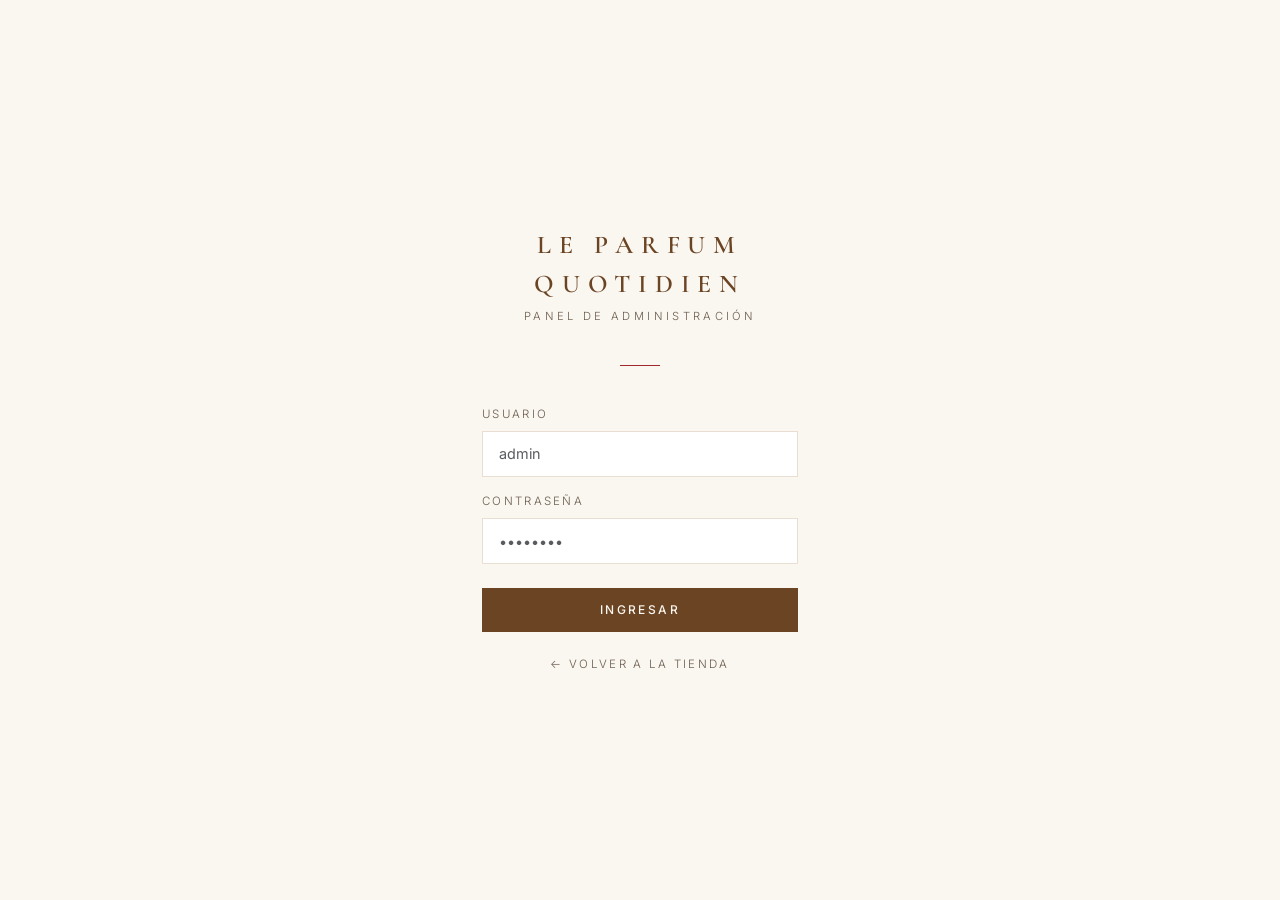
<file: src/views/login.html>
<!DOCTYPE html>
<html lang="es">
<head>
    <meta charset="UTF-8">
    <meta name="viewport" content="width=device-width, initial-scale=1.0">
    <title>Acceso Admin - Le Parfum Quotidien</title>
 
    <link href="https://cdn.jsdelivr.net/npm/bootstrap@5.3.8/dist/css/bootstrap.min.css" rel="stylesheet" integrity="sha384-sRIl4kxILFvY47J16cr9ZwB07vP4J8+LH7qKQnuqkuIAvNWLzeN8tE5YBujZqJLB" crossorigin="anonymous">
    <link rel="stylesheet" href="../css/styles.css">
</head>
<body class="d-flex align-items-center justify-content-center" style="min-height: 100vh; background-color: var(--vainilla);">
 
    <div class="text-center" style="width: 100%; max-width: 380px; padding: 2rem;">
 
        <a href="../../index.html" class="text-decoration-none">
            <span style="font-family: 'Cormorant Garamond', serif; font-size: 1.6rem; letter-spacing: 0.3em; color: var(--madera-oscura); text-transform: uppercase; font-weight: 600;">
                Le Parfum Quotidien
            </span>
        </a>
 
        <p style="font-size: 0.7rem; letter-spacing: 0.3em; text-transform: uppercase; color: var(--texto-suave); margin-top: 0.3rem; margin-bottom: 2.5rem;">
            Panel de Administración
        </p>
 
        <div style="width: 40px; height: 1px; background-color: var(--rojo-intenso); margin: 0 auto 2.5rem;"></div>
 
        <div class="text-start mb-3">
            <label style="font-size: 0.72rem; letter-spacing: 0.2em; text-transform: uppercase; color: var(--texto-suave); display: block; margin-bottom: 0.5rem;">
                Usuario
            </label>
            <input type="text" id="inputUsuario" class="form-control" placeholder="admin"
                style="border-radius: 0; border: 1px solid var(--linea); background-color: #fff; font-size: 0.9rem; padding: 0.7rem 1rem;">
        </div>
 
        <div class="text-start mb-2">
            <label style="font-size: 0.72rem; letter-spacing: 0.2em; text-transform: uppercase; color: var(--texto-suave); display: block; margin-bottom: 0.5rem;">
                Contraseña
            </label>
            <input type="password" id="inputPassword" class="form-control" placeholder="••••••••"
                style="border-radius: 0; border: 1px solid var(--linea); background-color: #fff; font-size: 0.9rem; padding: 0.7rem 1rem;">
        </div>
 
        <p id="errorLogin" class="text-danger small d-none" style="font-size: 0.78rem; letter-spacing: 0.05em; margin-bottom: 1rem;">
            Usuario o contraseña incorrectos
        </p>
 
        <button id="btnEntrar" class="btn btn-dark w-100 mt-3">
            Ingresar
        </button>
 
        <a href="../../index.html" style="display: block; margin-top: 1.5rem; font-size: 0.72rem; letter-spacing: 0.2em; text-transform: uppercase; color: var(--texto-suave); text-decoration: none;">
            ← Volver a la tienda
        </a>
 
    </div>
 
    <script src="https://cdn.jsdelivr.net/npm/bootstrap@5.3.8/dist/js/bootstrap.bundle.min.js"></script>
    <script>
        const btnEntrar = document.getElementById('btnEntrar');
        const inputUsuario = document.getElementById('inputUsuario');
        const inputPassword = document.getElementById('inputPassword');
        const errorLogin = document.getElementById('errorLogin');
 
        btnEntrar.addEventListener('click', function() {
            const usuario = inputUsuario.value;
            const pass = inputPassword.value;
 
            if (usuario === 'admin' && pass === 'admin123') {
                window.location.href = './admin.html';
            } else {
                errorLogin.classList.remove('d-none');
                inputPassword.value = '';
                inputPassword.focus();
            }
        });
 
        // También funciona con Enter
        inputPassword.addEventListener('keydown', function(e) {
            if (e.key === 'Enter') btnEntrar.click();
        });
    </script>
</body>
</html>
</file>
<file: src/css/styles.css>
/* ============================================
   LE PARFUM QUOTIDIEN — Estilos minimalistas
   Paleta: madera, lavanda, vainilla, rojo intenso
   ============================================ */

@import url('https://fonts.googleapis.com/css2?family=Cormorant+Garamond:wght@300;400;500;600;700&family=Inter:wght@300;400;500;600&display=swap');

:root {
    --madera-oscura: #6B4423;
    --madera-media:  #8B6B47;
    --madera-clara:  #C4A57B;
    --lavanda:       #B6A5C8;
    --lavanda-suave: #E8E0EF;
    --vainilla:      #FAF6F0;
    --crema:         #F5EDE0;
    --rojo-intenso:  #A0282D;
    --rojo-hover:    #7A1E22;
    --texto:         #2C2418;
    --texto-suave:   #6B5D4F;
    --linea:         #E8DFD2;
}

/* ---------- BASE ---------- */
html, body {
    height: 100%;
}

body {
    font-family: 'Inter', sans-serif;
    background-color: var(--vainilla);
    color: var(--texto);
    font-weight: 300;
    letter-spacing: 0.02em;
    display: flex;
    flex-direction: column;
}

main {
    flex: 1;
}

h1, h2, h3, h4, h5, h6,
.card-title,
.navbar-brand {
    font-family: 'Cormorant Garamond', serif;
    font-weight: 500;
    letter-spacing: 0.04em;
    color: var(--texto);
}

/* ---------- NAVBAR ---------- */
.navbar.bg-dark {
    background-color: var(--vainilla) !important;
    border-bottom: 1px solid var(--linea);
    padding: 1rem 0;
}

.navbar-dark .navbar-brand {
    color: var(--madera-oscura) !important;
    font-size: 1.6rem !important;
    letter-spacing: 0.25em;
    text-transform: uppercase;
    font-weight: 600;
}

.navbar-dark .nav-link {
    color: var(--texto) !important;
    text-transform: uppercase;
    font-size: 0.8rem;
    letter-spacing: 0.2em;
    font-weight: 400;
    padding: 0.5rem 1.2rem !important;
    position: relative;
    transition: color 0.25s ease;
}

.navbar-dark .nav-link:hover,
.navbar-dark .nav-link.active {
    color: var(--rojo-intenso) !important;
}

.navbar-dark .nav-link.active::after {
    content: '';
    position: absolute;
    bottom: -2px;
    left: 1.2rem;
    right: 1.2rem;
    height: 1px;
    background-color: var(--rojo-intenso);
}

.navbar-dark .navbar-toggler {
    border-color: var(--madera-clara);
}

.navbar-dark .navbar-toggler-icon {
    filter: invert(0.7) sepia(0.4);
}

/* Buscador */
.navbar .form-control {
    border: 1px solid var(--linea);
    background-color: transparent;
    border-radius: 0;
    font-size: 0.85rem;
    padding: 0.5rem 0.9rem;
}

.navbar .form-control:focus {
    border-color: var(--lavanda);
    box-shadow: none;
    background-color: #fff;
}

.navbar .btn-outline-primary {
    color: var(--madera-oscura);
    border: 1px solid var(--madera-oscura);
    border-radius: 0;
    text-transform: uppercase;
    font-size: 0.75rem;
    letter-spacing: 0.2em;
    padding: 0.5rem 1.2rem;
    background: transparent;
    transition: all 0.3s ease;
}

.navbar .btn-outline-primary:hover {
    background-color: var(--madera-oscura);
    color: var(--vainilla);
}

/* ---------- CAROUSEL ---------- */
.carousel-item {
    height: 85vh;
}

.carousel-video,
.carousel-img,
.carousel-item img {
    height: 100%;
    width: 100%;
    object-fit: cover;
    filter: brightness(0.85);
}

/* Iframe de YouTube en el carrusel: llenar el area sin barras negras */
.ratio-carousel {
    position: relative;
    width: 100%;
    height: 100%;
    overflow: hidden;
}

.ratio-carousel iframe {
    position: absolute;
    top: 50%;
    left: 50%;
    width: 100vw;
    height: 56.25vw;       /* 16:9 sobre el ancho */
    min-height: 100%;
    min-width: 177.78vh;   /* 16:9 sobre el alto */
    transform: translate(-50%, -50%);
    border: 0;
    pointer-events: none;  /* impide que el click pause el video */
}

.carousel-caption {
    background: transparent !important;
    bottom: 15%;
}

.carousel-caption h5 {
    font-family: 'Cormorant Garamond', serif;
    font-size: 2.5rem;
    font-weight: 400;
    letter-spacing: 0.15em;
    text-transform: uppercase;
    color: var(--vainilla);
    text-shadow: 0 2px 12px rgba(0, 0, 0, 0.4);
}

.carousel-caption p {
    font-size: 1rem;
    font-weight: 300;
    letter-spacing: 0.1em;
    color: var(--vainilla);
    text-shadow: 0 2px 8px rgba(0, 0, 0, 0.5);
}

.carousel-indicators [data-bs-target] {
    width: 28px;
    height: 2px;
    background-color: rgba(255, 255, 255, 0.6);
    border: none;
    margin: 0 4px;
    transition: background-color 0.3s ease;
}

.carousel-indicators .active {
    background-color: var(--rojo-intenso);
}

.carousel-control-prev-icon,
.carousel-control-next-icon {
    background-color: rgba(0, 0, 0, 0.25);
    border-radius: 50%;
    padding: 1.4rem;
    background-size: 45%;
}

/* ---------- TITULOS DE SECCION ---------- */
main h2,
.container h2 {
    font-family: 'Cormorant Garamond', serif;
    font-weight: 400;
    font-size: 2.5rem;
    letter-spacing: 0.15em;
    text-transform: uppercase;
    color: var(--madera-oscura);
    position: relative;
    padding-bottom: 1.2rem;
    margin-bottom: 3rem !important;
}

main h2::after,
.container h2::after {
    content: '';
    position: absolute;
    bottom: 0;
    left: 50%;
    transform: translateX(-50%);
    width: 60px;
    height: 1px;
    background-color: var(--rojo-intenso);
}

/* ---------- CARDS DE CATEGORIA (Index) ---------- */
.category-card {
    transition: transform 0.4s ease, box-shadow 0.4s ease;
    cursor: pointer;
    background-color: #fff !important;
    border: 1px solid var(--linea) !important;
    border-radius: 0 !important;
}

.category-card:hover {
    transform: translateY(-8px);
    box-shadow: 0 18px 40px rgba(107, 68, 35, 0.12) !important;
}

.category-card .card-body {
    padding: 3rem 2rem !important;
}

.category-card .card-title {
    font-size: 1.8rem;
    letter-spacing: 0.15em;
    text-transform: uppercase;
    color: var(--madera-oscura);
    margin-bottom: 1rem;
}

.category-card .card-text {
    color: var(--texto-suave) !important;
    font-size: 0.9rem;
    font-style: italic;
    margin-bottom: 2rem;
    min-height: 2.5rem;
}

/* ---------- CARDS DE PRODUCTO (Dama / Caballero / Kits) ---------- */
.card {
    background-color: #fff;
    border: 1px solid var(--linea) !important;
    border-radius: 0 !important;
    overflow: hidden;
    transition: transform 0.4s ease, box-shadow 0.4s ease;
}

.card:hover {
    transform: translateY(-6px);
    box-shadow: 0 18px 40px rgba(107, 68, 35, 0.12) !important;
}

.card-img-top {
    transition: transform 0.6s ease;
}

.card:hover .card-img-top {
    transform: scale(1.04);
}

.card-body {
    padding: 1.5rem !important;
}

.card-title {
    font-size: 1.4rem !important;
    letter-spacing: 0.1em;
    color: var(--madera-oscura);
}

.card-text {
    color: var(--texto-suave) !important;
    font-size: 0.85rem;
    line-height: 1.6;
}

/* ---------- BOTONES ---------- */
.btn-primary,
.btn-dark {
    background-color: var(--madera-oscura) !important;
    border: 1px solid var(--madera-oscura) !important;
    color: var(--vainilla) !important;
    border-radius: 0 !important;
    text-transform: uppercase;
    letter-spacing: 0.2em;
    font-size: 0.75rem;
    font-weight: 500;
    padding: 0.75rem 1.5rem !important;
    transition: all 0.3s ease;
}

.btn-primary:hover,
.btn-dark:hover {
    background-color: var(--rojo-intenso) !important;
    border-color: var(--rojo-intenso) !important;
    color: var(--vainilla) !important;
    letter-spacing: 0.25em;
}

.btn.rounded-pill {
    border-radius: 0 !important;
}

/* ---------- HEROES DE CATEGORIA (Dama / Caballero) ---------- */
main > header.position-relative {
    min-height: 60vh !important;
    margin-bottom: 2rem;
}

main > header.position-relative::before {
    content: '';
    position: absolute;
    inset: 0;
    background: linear-gradient(rgba(44, 36, 24, 0.55), rgba(44, 36, 24, 0.65));
    z-index: 1;
}

main > header.position-relative > * {
    position: relative;
    z-index: 2;
}

main > header.position-relative span,
main > header.position-relative h1,
main > header.position-relative p {
    color: var(--vainilla) !important;
}

main > header.position-relative span {
    font-family: 'Cormorant Garamond', serif;
    font-weight: 300 !important;
}

/* ---------- FOOTER ---------- */
footer.bg-dark {
    background-color: var(--madera-oscura) !important;
    color: var(--vainilla) !important;
    border-top: 4px solid var(--lavanda);
    padding: 2rem 0 !important;
    font-size: 0.85rem;
    letter-spacing: 0.15em;
}

footer p {
    color: var(--crema) !important;
    margin: 0;
}

/* ---------- ACENTO LAVANDA: detalle decorativo en secciones ---------- */
.container.mb-5 {
    background-color: var(--vainilla);
    padding-top: 4rem;
    padding-bottom: 4rem;
}

/* ---------- RESPONSIVE ---------- */
@media (max-width: 768px) {
    .navbar-dark .navbar-brand {
        font-size: 1.1rem !important;
        letter-spacing: 0.15em;
    }
    .carousel-item {
        height: 85vh;
    }
    main h2,
    .container h2 {
        font-size: 1.8rem;
    }
    .carousel-caption h5 {
        font-size: 1.5rem;
    }
}

.ratio-carousel {
    position: relative;
    width: 100%;
    height: 100%;
    overflow: hidden;
}

.ratio-carousel iframe {
    position: absolute;
    top: 50%;
    left: 50%;
    width: 100vw;
    height: 56.25vw; /* 16:9 sobre el ancho */
    min-height: 100%;
    min-width: 177.78vh; /* 16:9 sobre el alto */
    transform: translate(-50%, -50%);
    border: 0;
    pointer-events: none; /* impide que el click en el video pause */
}

/* Banners de categorías*/

/* Base del contenedor principal */
.category-banner {
    background-position: center center;
    background-repeat: no-repeat;
    background-size: cover;
    min-height: 50vh;
}

/* Modificadores para cargar la imagen correspondiente desde tu carpeta media */
.banner-caballero {
    background-image: linear-gradient(rgba(0, 0, 0, 0.45), rgba(0, 0, 0, 0.45)), 
                      url('../media/categories/caballeros.jpg');
}

.banner-dama {
    background-image: linear-gradient(rgba(0, 0, 0, 0.45), rgba(0, 0, 0, 0.45)), 
                      url('../media/categories/damas.jpg');
}

.banner-kits {
    background-image: linear-gradient(rgba(0, 0, 0, 0.45), rgba(0, 0, 0, 0.45)), 
                      url('../media/categories/kits.jpg');
}

/* Tipografía fluida y espaciado premium para el título */
.category-title {
    font-size: calc(2.5rem + 4vw); 
    letter-spacing: 0.3em; 
    line-height: 1;
    text-shadow: 2px 4px 10px rgba(242, 186, 82);
}

/* Subtítulo */
.category-subtitle {
    color: var(--vainilla);
    letter-spacing: 0.1em;
}

/* Divisor dorado minimalista (tomando el color de nuestra paleta refinada) */
.category-divider {
    width: 80px; 
    height: 2px; 
    background-color: #C5A059; /* Cambiado a dorado para mantener la identidad de lujo */
    opacity: 0.8;
}

/* Descripción en cursiva */
.category-description {
    font-style: italic;
    text-shadow: 1px 2px 5px rgba(253, 234, 234, 0.4);
}
</file>
<file: src/css/admin.css>
/* ============================================
   DASHBOARD ADMIN — Le Parfum Quotidien
   Hereda variables de styles.css
   ============================================ */

.admin-body {
    background-color: var(--crema);
    font-family: 'Inter', sans-serif;
    margin: 0;
    min-height: 100vh;
}

/* ---------- LAYOUT ---------- */
.admin-layout {
    display: flex;
    min-height: 100vh;
}

/* ---------- SIDEBAR ---------- */
.admin-sidebar {
    width: 260px;
    background-color: var(--texto);
    color: var(--vainilla);
    padding: 2rem 0;
    position: sticky;
    top: 0;
    height: 100vh;
    overflow-y: auto;
    flex-shrink: 0;
}

.admin-brand {
    padding: 0 1.8rem 2rem;
    border-bottom: 1px solid rgba(255, 255, 255, 0.08);
    margin-bottom: 1.5rem;
}

.admin-brand a { color: inherit; }

.admin-brand-text {
    font-family: 'Cormorant Garamond', serif;
    font-size: 1.5rem;
    letter-spacing: 0.25em;
    color: var(--vainilla);
    display: block;
    line-height: 1.2;
}

.admin-brand-sub {
    font-size: 0.7rem;
    letter-spacing: 0.3em;
    text-transform: uppercase;
    color: var(--madera-clara);
    display: block;
    margin-top: 0.4rem;
}

.admin-nav {
    display: flex;
    flex-direction: column;
}

.admin-nav-link {
    padding: 0.75rem 1.8rem;
    color: rgba(250, 246, 240, 0.7);
    text-decoration: none;
    font-size: 0.85rem;
    letter-spacing: 0.08em;
    text-transform: uppercase;
    transition: background-color 0.2s ease, color 0.2s ease;
    border-left: 2px solid transparent;
    display: flex;
    align-items: center;
    gap: 0.8rem;
}

.admin-nav-link i {
    font-size: 1.1rem;
    width: 1.2rem;
}

.admin-nav-link:hover {
    background-color: rgba(255, 255, 255, 0.04);
    color: var(--vainilla);
}

.admin-nav-link.active {
    background-color: rgba(160, 40, 45, 0.15);
    color: var(--vainilla);
    border-left-color: var(--rojo-intenso);
}

.admin-nav-divider {
    height: 1px;
    background-color: rgba(255, 255, 255, 0.08);
    margin: 1.2rem 1.8rem;
}

/* ---------- MAIN ---------- */
.admin-main {
    flex: 1;
    padding: 2rem 2.5rem;
    min-width: 0;
}

/* ---------- TOPBAR ---------- */
.admin-topbar {
    display: flex;
    justify-content: space-between;
    align-items: center;
    margin-bottom: 2rem;
    padding-bottom: 1.5rem;
    border-bottom: 1px solid var(--linea);
}

.admin-title {
    font-family: 'Cormorant Garamond', serif;
    font-size: 2.2rem;
    color: var(--madera-oscura);
    letter-spacing: 0.05em;
    margin: 0;
}

.admin-subtitle {
    color: var(--texto-suave);
    font-size: 0.85rem;
    margin: 0;
    letter-spacing: 0.05em;
}

.admin-topbar-actions {
    display: flex;
    align-items: center;
    gap: 1rem;
}

.admin-icon-btn {
    width: 40px;
    height: 40px;
    border-radius: 50%;
    background-color: #fff;
    border: 1px solid var(--linea);
    color: var(--madera-oscura);
    font-size: 1.1rem;
    position: relative;
    transition: all 0.2s ease;
}

.admin-icon-btn:hover {
    background-color: var(--madera-oscura);
    color: var(--vainilla);
}

.badge-dot {
    position: absolute;
    top: 9px; right: 11px;
    width: 8px; height: 8px;
    border-radius: 50%;
    background-color: var(--rojo-intenso);
    border: 2px solid #fff;
}

.admin-user {
    display: flex;
    align-items: center;
    gap: 0.7rem;
    padding-left: 1rem;
    border-left: 1px solid var(--linea);
}

.admin-avatar {
    width: 42px;
    height: 42px;
    background: linear-gradient(135deg, var(--madera-oscura), var(--rojo-intenso));
    color: var(--vainilla);
    border-radius: 50%;
    display: flex;
    align-items: center;
    justify-content: center;
    font-family: 'Cormorant Garamond', serif;
    font-size: 1.3rem;
    font-weight: 600;
}

.admin-user-name {
    font-size: 0.9rem;
    font-weight: 500;
    color: var(--texto);
}

.admin-user-role {
    font-size: 0.7rem;
    color: var(--texto-suave);
    letter-spacing: 0.1em;
    text-transform: uppercase;
}

/* ---------- PANELES BASE ---------- */
.admin-panel {
    background-color: #fff;
    border: 1px solid var(--linea);
    padding: 1.5rem;
    border-radius: 2px;
}

.admin-panel-title {
    font-family: 'Cormorant Garamond', serif;
    font-size: 1.3rem;
    color: var(--madera-oscura);
    letter-spacing: 0.05em;
}

.admin-link {
    color: var(--rojo-intenso);
    text-decoration: none;
    font-size: 0.85rem;
    letter-spacing: 0.1em;
    text-transform: uppercase;
}

.admin-link:hover { color: var(--rojo-hover); }

/* ---------- STAT CARDS ---------- */
.stat-card {
    background-color: #fff;
    border: 1px solid var(--linea);
    padding: 1.4rem;
    border-radius: 2px;
    display: flex;
    align-items: center;
    gap: 1rem;
    height: 100%;
    transition: transform 0.3s ease, box-shadow 0.3s ease;
}

.stat-card:hover {
    transform: translateY(-4px);
    box-shadow: 0 12px 28px rgba(107, 68, 35, 0.08);
}

.stat-icon {
    width: 54px;
    height: 54px;
    border-radius: 50%;
    display: flex;
    align-items: center;
    justify-content: center;
    font-size: 1.5rem;
    flex-shrink: 0;
}

.stat-icon-madera  { background: rgba(107, 68, 35, 0.12);  color: var(--madera-oscura); }
.stat-icon-lavanda { background: rgba(182, 165, 200, 0.25); color: #7B6692; }
.stat-icon-rojo    { background: rgba(160, 40, 45, 0.12);   color: var(--rojo-intenso); }
.stat-icon-vainilla{ background: rgba(196, 165, 123, 0.25); color: #8B6B47; }

.stat-label {
    font-size: 0.75rem;
    letter-spacing: 0.15em;
    text-transform: uppercase;
    color: var(--texto-suave);
}

.stat-value {
    font-family: 'Cormorant Garamond', serif;
    font-size: 1.8rem;
    color: var(--texto);
    font-weight: 600;
    line-height: 1.1;
    margin: 0.2rem 0;
}

.stat-trend {
    font-size: 0.75rem;
    color: var(--texto-suave);
}

.stat-trend.up    { color: #2D7A3D; }
.stat-trend.down  { color: var(--rojo-intenso); }

/* ---------- GRAFICA DE BARRAS (CSS puro) ---------- */
.bar-chart {
    display: flex;
    align-items: flex-end;
    justify-content: space-between;
    height: 220px;
    padding: 1rem 0.5rem 0;
    gap: 0.8rem;
}

.bar {
    flex: 1;
    background: linear-gradient(to top, var(--madera-oscura), var(--madera-clara));
    height: var(--h);
    border-radius: 3px 3px 0 0;
    position: relative;
    transition: background 0.3s ease, transform 0.3s ease;
    min-height: 8px;
}

.bar:hover {
    background: linear-gradient(to top, var(--rojo-intenso), var(--lavanda));
    transform: scaleY(1.04);
    transform-origin: bottom;
}

.bar span {
    position: absolute;
    bottom: -1.5rem;
    left: 0;
    right: 0;
    text-align: center;
    font-size: 0.75rem;
    color: var(--texto-suave);
    letter-spacing: 0.1em;
}

/* ---------- TOP LIST ---------- */
.top-list {
    list-style: none;
    padding: 0;
    margin: 0;
}

.top-list li {
    display: flex;
    align-items: center;
    gap: 0.9rem;
    padding: 0.7rem 0;
    border-bottom: 1px solid var(--linea);
}

.top-list li:last-child { border-bottom: none; }

.top-rank {
    font-family: 'Cormorant Garamond', serif;
    font-size: 1.4rem;
    color: var(--madera-clara);
    font-weight: 500;
    width: 32px;
}

.top-info { flex: 1; }

.top-name {
    font-size: 0.9rem;
    color: var(--texto);
    font-weight: 500;
}

.top-sub {
    font-size: 0.72rem;
    color: var(--texto-suave);
    letter-spacing: 0.1em;
    text-transform: uppercase;
}

.top-value {
    font-family: 'Cormorant Garamond', serif;
    font-size: 1.2rem;
    color: var(--rojo-intenso);
    font-weight: 600;
}

/* ---------- TABLA ---------- */
.admin-table thead th {
    font-size: 0.72rem;
    letter-spacing: 0.15em;
    text-transform: uppercase;
    color: var(--texto-suave);
    border-bottom: 1px solid var(--linea);
    font-weight: 500;
    padding: 0.8rem 0.6rem;
}

.admin-table tbody td {
    padding: 0.9rem 0.6rem;
    font-size: 0.88rem;
    color: var(--texto);
    border-bottom: 1px solid var(--linea);
    vertical-align: middle;
}

.admin-table tbody tr:last-child td { border-bottom: none; }

.admin-table tbody tr:hover {
    background-color: var(--vainilla);
}

.badge-status {
    display: inline-block;
    padding: 0.3rem 0.8rem;
    font-size: 0.7rem;
    letter-spacing: 0.12em;
    text-transform: uppercase;
    border-radius: 2px;
    font-weight: 500;
}

.badge-success { background: rgba(45, 122, 61, 0.12); color: #2D7A3D; }
.badge-warning { background: rgba(196, 165, 123, 0.3); color: #8B6B47; }
.badge-info    { background: rgba(182, 165, 200, 0.3); color: #7B6692; }
.badge-danger  { background: rgba(160, 40, 45, 0.12);  color: var(--rojo-intenso); }

.admin-icon-btn-sm {
    background: transparent;
    border: none;
    color: var(--texto-suave);
    font-size: 1.1rem;
    padding: 0.2rem 0.5rem;
    border-radius: 2px;
    transition: all 0.2s ease;
}

.admin-icon-btn-sm:hover {
    background: var(--vainilla);
    color: var(--madera-oscura);
}

/* ---------- STOCK LIST ---------- */
.stock-list {
    list-style: none;
    padding: 0;
    margin: 0;
}

.stock-list li {
    display: flex;
    justify-content: space-between;
    align-items: center;
    gap: 1rem;
    padding: 0.9rem 0;
    border-bottom: 1px solid var(--linea);
}

.stock-list li:last-child { border-bottom: none; }

.stock-name {
    font-size: 0.9rem;
    color: var(--texto);
    font-weight: 500;
}

.stock-sub {
    font-size: 0.72rem;
    color: var(--texto-suave);
    letter-spacing: 0.1em;
    text-transform: uppercase;
}

.stock-progress {
    min-width: 160px;
    display: flex;
    flex-direction: column;
    align-items: flex-end;
    gap: 0.3rem;
}

.stock-progress .progress {
    width: 140px;
    height: 6px;
    background-color: var(--crema);
    border-radius: 2px;
}

.stock-qty {
    font-size: 0.72rem;
    color: var(--texto-suave);
    letter-spacing: 0.08em;
}

/* ---------- ACTIVIDAD ---------- */
.activity-list {
    list-style: none;
    padding: 0;
    margin: 0;
}

.activity-list li {
    display: flex;
    align-items: flex-start;
    gap: 0.9rem;
    padding: 0.7rem 0;
    border-bottom: 1px solid var(--linea);
    font-size: 0.88rem;
    color: var(--texto);
}

.activity-list li:last-child { border-bottom: none; }

.activity-dot {
    width: 10px;
    height: 10px;
    border-radius: 50%;
    margin-top: 0.45rem;
    flex-shrink: 0;
}

.activity-time {
    font-size: 0.72rem;
    color: var(--texto-suave);
    letter-spacing: 0.08em;
    margin-top: 0.2rem;
}

/* ---------- BOTONES TIPO GRUPO ---------- */
.admin-main .btn-outline-dark {
    border-color: var(--linea);
    color: var(--texto-suave);
    font-size: 0.72rem;
    letter-spacing: 0.12em;
    text-transform: uppercase;
    padding: 0.4rem 0.9rem;
    border-radius: 0;
}

.admin-main .btn-outline-dark.active,
.admin-main .btn-outline-dark:hover {
    background-color: var(--madera-oscura);
    border-color: var(--madera-oscura);
    color: var(--vainilla);
}

/* ---------- FOOTER ---------- */
.admin-footer {
    text-align: center;
    padding: 1.5rem 0;
    font-size: 0.75rem;
    color: var(--texto-suave);
    letter-spacing: 0.15em;
    text-transform: uppercase;
    border-top: 1px solid var(--linea);
    margin-top: 2rem;
}

/* ---------- RESPONSIVE ---------- */
@media (max-width: 992px) {
    .admin-sidebar {
        width: 80px;
        padding: 1.5rem 0;
    }
    .admin-brand,
    .admin-nav-link span,
    .admin-brand-sub { display: none; }
    .admin-brand-text {
        font-size: 0.9rem;
        letter-spacing: 0.1em;
        text-align: center;
    }
    .admin-nav-link {
        justify-content: center;
        padding: 0.9rem 0;
        font-size: 0;
    }
    .admin-nav-link i { font-size: 1.4rem; }
    .admin-main { padding: 1.5rem; }
}

@media (max-width: 768px) {
    .admin-topbar {
        flex-direction: column;
        align-items: flex-start;
        gap: 1rem;
    }
    .admin-user-name, .admin-user-role { display: none; }
    .stat-card { padding: 1rem; }
    .stat-value { font-size: 1.4rem; }
}
</file>
